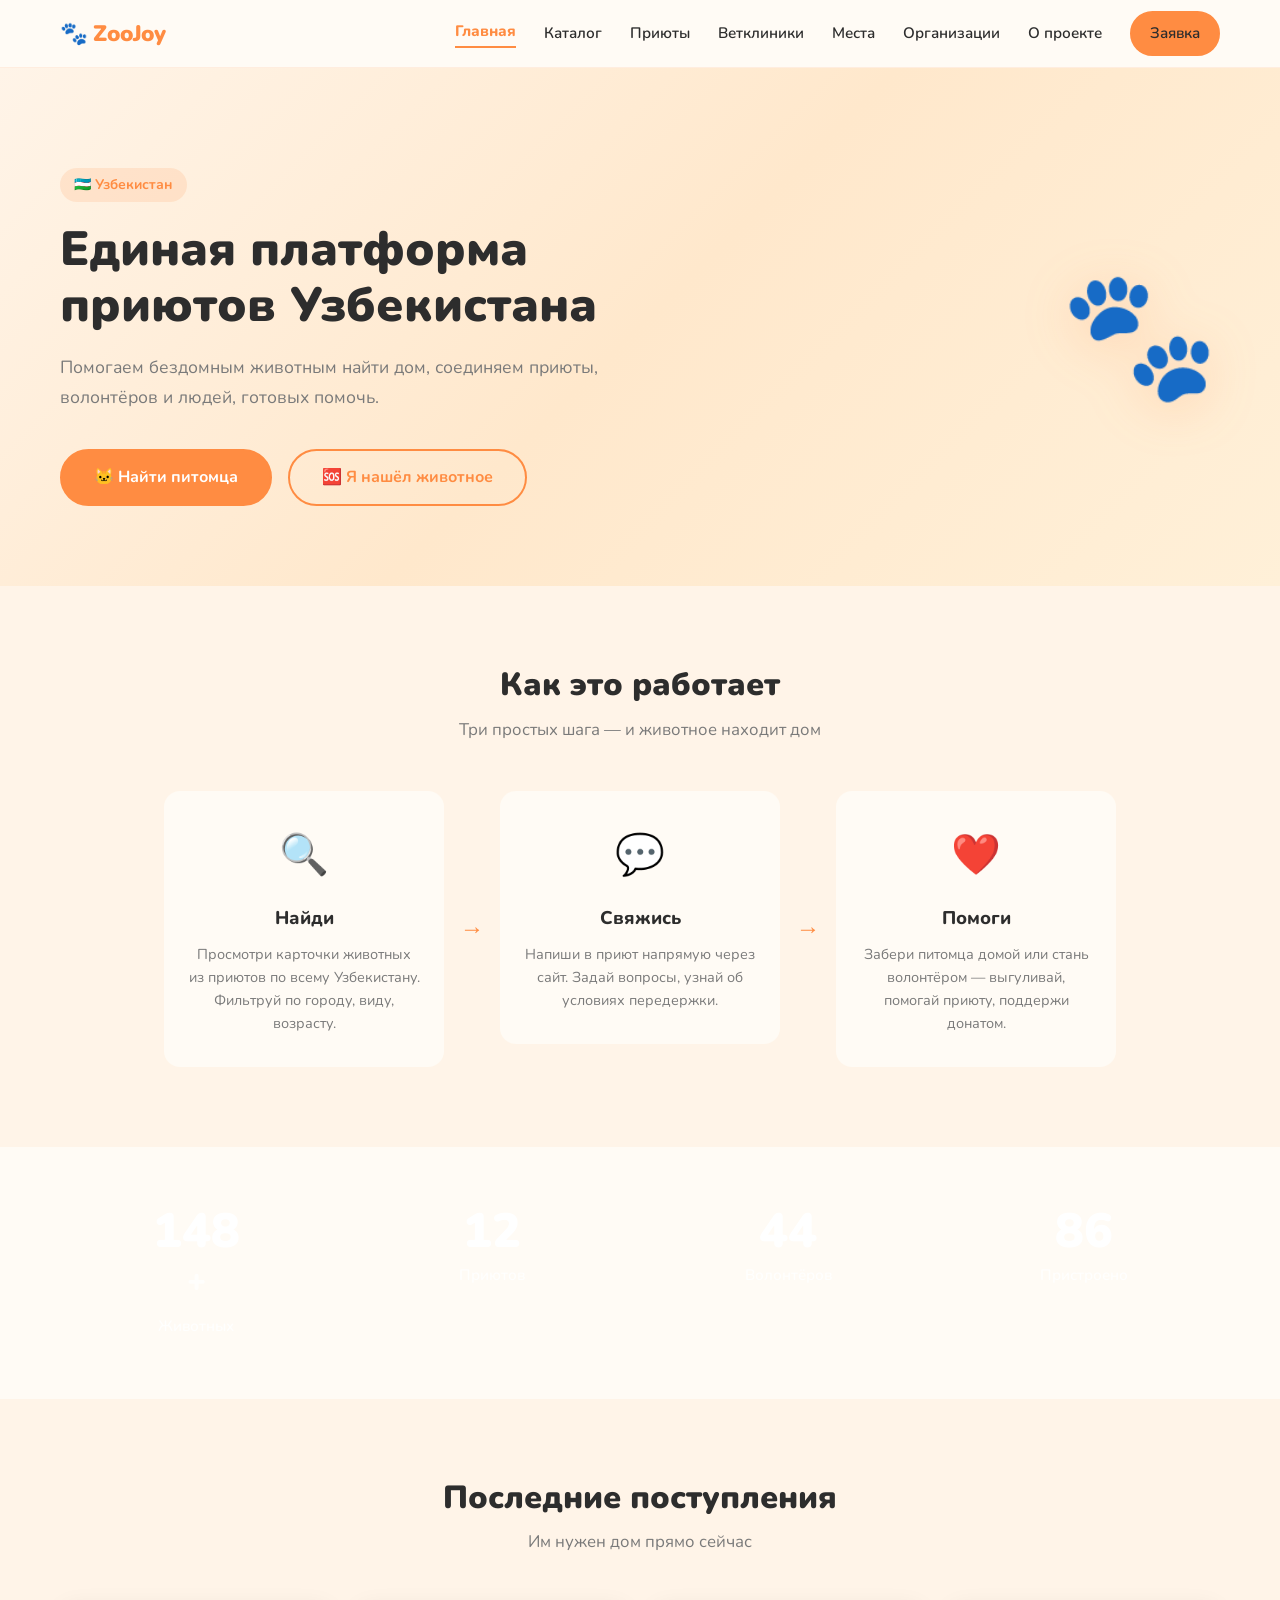
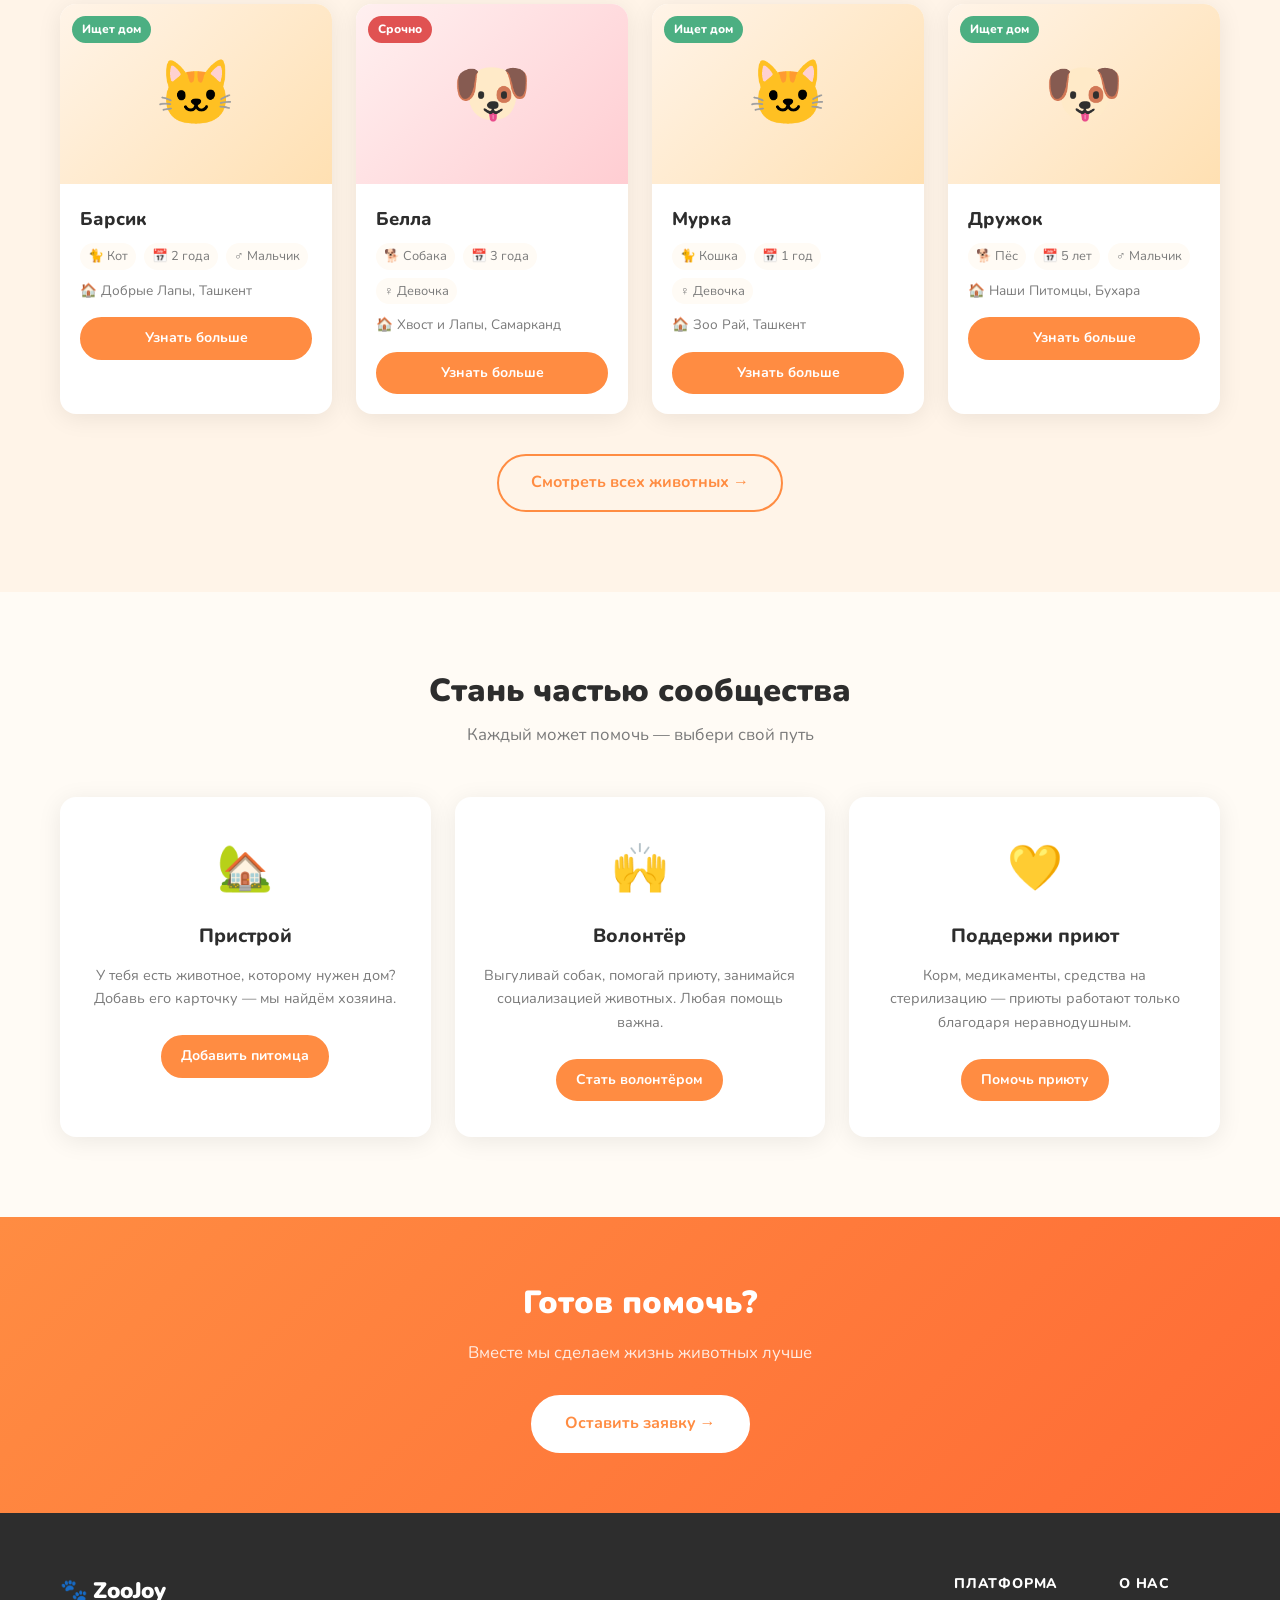
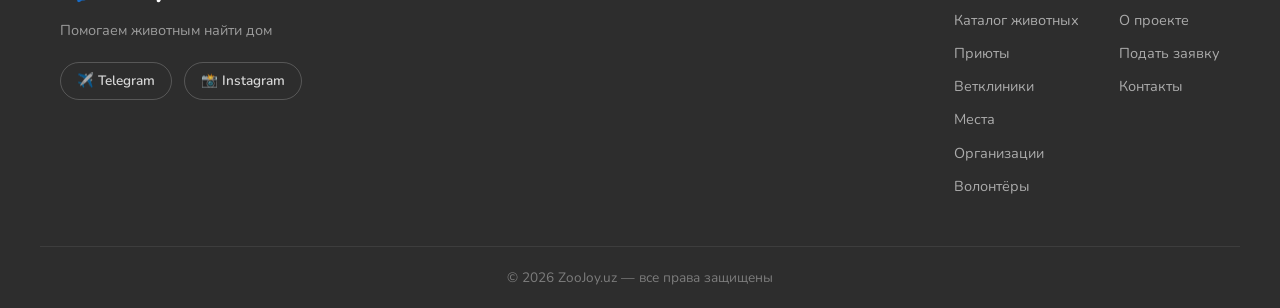
<file: index.html>
<!DOCTYPE html>
<html lang="ru">
<head>
  <meta charset="UTF-8" />
  <meta name="viewport" content="width=device-width, initial-scale=1.0" />
  <title>ZooJoy — Единая платформа приютов Узбекистана</title>
  <link rel="preconnect" href="https://fonts.googleapis.com" />
  <link rel="preconnect" href="https://fonts.gstatic.com" crossorigin />
  <link href="https://fonts.googleapis.com/css2?family=Nunito:wght@400;600;700;800;900&display=swap" rel="stylesheet" />
  <link rel="stylesheet" href="/styles.css?v=2" />
  <script src="https://telegram.org/js/telegram-web-app.js"></script>
  <style>
    .hidden { display: none !important; }
    .apply-form-block.hidden, .apply-success.hidden { display: none !important; }
  </style>
</head>
<body data-page="home">

  <header class="header" id="header">
  <div class="container header__inner">
    <a href="/index.html" class="logo">🐾 ZooJoy</a>
    <nav class="nav" id="nav">
      <a href="/index.html" class="nav__link" data-target="home">Главная</a>
      <a href="/catalog.html" class="nav__link" data-target="catalog">Каталог</a>
      <a href="/shelters.html" class="nav__link" data-target="shelters">Приюты</a>
      <a href="/vets.html" class="nav__link" data-target="vets">Ветклиники</a>
      <a href="/places.html" class="nav__link" data-target="places">Места</a>
      <a href="/organizations.html" class="nav__link" data-target="organizations">Организации</a>
      <a href="/about.html" class="nav__link" data-target="about">О проекте</a>
      <a href="/apply.html" class="nav__link btn btn--primary btn--sm" data-target="apply">Заявка</a>
    </nav>
    <button class="hamburger" id="hamburger" aria-label="Меню">
      <span></span><span></span><span></span>
    </button>
  </div>
</header>

  <!-- HERO -->
  <section class="hero" id="home">
    <div class="container hero__inner">
      <div class="hero__content fade-in">
        <span class="hero__badge">🇺🇿 Узбекистан</span>
        <h1 class="hero__title">Единая платформа<br/>приютов Узбекистана</h1>
        <p class="hero__subtitle">Помогаем бездомным животным найти дом, соединяем приюты, волонтёров и людей, готовых помочь.</p>
        <div class="hero__actions">
          <a href="/catalog.html" class="btn btn--primary btn--lg">🐱 Найти питомца</a>
          <a href="/apply.html" class="btn btn--ghost btn--lg">🆘 Я нашёл животное</a>
        </div>
      </div>
      <div class="hero__illustration fade-in fade-in--delay">
        <div class="hero__paw">🐾</div>
      </div>
    </div>
  </section>

  <!-- КАК ЭТО РАБОТАЕТ -->
  <section class="how-it-works section" id="how">
    <div class="container">
      <h2 class="section__title fade-in">Как это работает</h2>
      <p class="section__subtitle fade-in">Три простых шага — и животное находит дом</p>
      <div class="steps">
        <div class="step fade-in">
          <div class="step__icon">🔍</div>
          <h3 class="step__title">Найди</h3>
          <p class="step__text">Просмотри карточки животных из приютов по всему Узбекистану. Фильтруй по городу, виду, возрасту.</p>
        </div>
        <div class="step__arrow fade-in">→</div>
        <div class="step fade-in">
          <div class="step__icon">💬</div>
          <h3 class="step__title">Свяжись</h3>
          <p class="step__text">Напиши в приют напрямую через сайт. Задай вопросы, узнай об условиях передержки.</p>
        </div>
        <div class="step__arrow fade-in">→</div>
        <div class="step fade-in">
          <div class="step__icon">❤️</div>
          <h3 class="step__title">Помоги</h3>
          <p class="step__text">Забери питомца домой или стань волонтёром — выгуливай, помогай приюту, поддержи донатом.</p>
        </div>
      </div>
    </div>
  </section>

  <!-- СЧЁТЧИКИ -->
  <section class="stats section" id="stats">
    <div class="container">
      <div class="stats__grid">
        <div class="stat fade-in">
          <span class="stat__number" data-target="150">0</span><span class="stat__plus">+</span>
          <p class="stat__label">Животных</p>
        </div>
        <div class="stat fade-in">
          <span class="stat__number" data-target="12">0</span>
          <p class="stat__label">Приютов</p>
        </div>
        <div class="stat fade-in">
          <span class="stat__number" data-target="45">0</span>
          <p class="stat__label">Волонтёров</p>
        </div>
        <div class="stat fade-in">
          <span class="stat__number" data-target="87">0</span>
          <p class="stat__label">Пристроено</p>
        </div>
      </div>
    </div>
  </section>

  <!-- ПРЕВЬЮ КАТАЛОГА -->
  <section class="animals section" id="catalog-preview">
    <div class="container">
      <h2 class="section__title fade-in">Последние поступления</h2>
      <p class="section__subtitle fade-in">Им нужен дом прямо сейчас</p>
      <div class="animals__grid">

        <div class="animal-card fade-in">
          <div class="animal-card__photo">
            <div class="animal-card__emoji">🐱</div>
            <span class="badge badge--green">Ищет дом</span>
          </div>
          <div class="animal-card__body">
            <h3 class="animal-card__name">Барсик</h3>
            <div class="animal-card__meta">
              <span>🐈 Кот</span>
              <span>📅 2 года</span>
              <span>♂ Мальчик</span>
            </div>
            <p class="animal-card__shelter">🏠 Добрые Лапы, Ташкент</p>
            <a href="/apply.html" class="btn btn--primary btn--sm btn--full">Узнать больше</a>
          </div>
        </div>

        <div class="animal-card fade-in">
          <div class="animal-card__photo animal-card__photo--urgent">
            <div class="animal-card__emoji">🐶</div>
            <span class="badge badge--red">Срочно</span>
          </div>
          <div class="animal-card__body">
            <h3 class="animal-card__name">Белла</h3>
            <div class="animal-card__meta">
              <span>🐕 Собака</span>
              <span>📅 3 года</span>
              <span>♀ Девочка</span>
            </div>
            <p class="animal-card__shelter">🏠 Хвост и Лапы, Самарканд</p>
            <a href="/apply.html" class="btn btn--primary btn--sm btn--full">Узнать больше</a>
          </div>
        </div>

        <div class="animal-card fade-in">
          <div class="animal-card__photo">
            <div class="animal-card__emoji">🐱</div>
            <span class="badge badge--green">Ищет дом</span>
          </div>
          <div class="animal-card__body">
            <h3 class="animal-card__name">Мурка</h3>
            <div class="animal-card__meta">
              <span>🐈 Кошка</span>
              <span>📅 1 год</span>
              <span>♀ Девочка</span>
            </div>
            <p class="animal-card__shelter">🏠 Зоо Рай, Ташкент</p>
            <a href="/apply.html" class="btn btn--primary btn--sm btn--full">Узнать больше</a>
          </div>
        </div>

        <div class="animal-card fade-in">
          <div class="animal-card__photo">
            <div class="animal-card__emoji">🐶</div>
            <span class="badge badge--green">Ищет дом</span>
          </div>
          <div class="animal-card__body">
            <h3 class="animal-card__name">Дружок</h3>
            <div class="animal-card__meta">
              <span>🐕 Пёс</span>
              <span>📅 5 лет</span>
              <span>♂ Мальчик</span>
            </div>
            <p class="animal-card__shelter">🏠 Наши Питомцы, Бухара</p>
            <a href="/apply.html" class="btn btn--primary btn--sm btn--full">Узнать больше</a>
          </div>
        </div>

      </div>
      <div class="section__more fade-in">
        <a href="/catalog.html" class="btn btn--ghost btn--lg">Смотреть всех животных →</a>
      </div>
    </div>
  </section>

  <!-- СТАНЬ ЧАСТЬЮ СООБЩЕСТВА -->
  <section class="community section" id="community">
    <div class="container">
      <h2 class="section__title fade-in">Стань частью сообщества</h2>
      <p class="section__subtitle fade-in">Каждый может помочь — выбери свой путь</p>
      <div class="community__grid">
        <div class="community-card fade-in">
          <div class="community-card__icon">🏡</div>
          <h3 class="community-card__title">Пристрой</h3>
          <p class="community-card__text">У тебя есть животное, которому нужен дом? Добавь его карточку — мы найдём хозяина.</p>
          <a href="/apply.html" class="btn btn--primary btn--sm">Добавить питомца</a>
        </div>
        <div class="community-card fade-in">
          <div class="community-card__icon">🙌</div>
          <h3 class="community-card__title">Волонтёр</h3>
          <p class="community-card__text">Выгуливай собак, помогай приюту, занимайся социализацией животных. Любая помощь важна.</p>
          <a href="/apply.html" class="btn btn--primary btn--sm">Стать волонтёром</a>
        </div>
        <div class="community-card fade-in">
          <div class="community-card__icon">💛</div>
          <h3 class="community-card__title">Поддержи приют</h3>
          <p class="community-card__text">Корм, медикаменты, средства на стерилизацию — приюты работают только благодаря неравнодушным.</p>
          <a href="/apply.html" class="btn btn--primary btn--sm">Помочь приюту</a>
        </div>
      </div>
    </div>
  </section>

  <!-- CTA БАННЕР -->
  <section class="cta-banner">
    <div class="container">
      <h2 class="cta-banner__title fade-in">Готов помочь?</h2>
      <p class="cta-banner__subtitle fade-in">Вместе мы сделаем жизнь животных лучше</p>
      <a href="/apply.html" class="btn btn--white btn--lg fade-in">Оставить заявку →</a>
    </div>
  </section>

  <footer class="footer">
  <div class="container footer__inner">
    <div class="footer__brand">
      <a href="/index.html" class="logo logo--white">🐾 ZooJoy</a>
      <p class="footer__tagline">Помогаем животным найти дом</p>
      <div class="footer__social">
        <a href="https://t.me/zoojoy_uz" target="_blank" class="social-link">✈️ Telegram</a>
        <a href="https://instagram.com/zoojoy.uz" target="_blank" class="social-link">📸 Instagram</a>
      </div>
    </div>
    <nav class="footer__nav">
      <div class="footer__col">
        <h4 class="footer__col-title">Платформа</h4>
        <a href="/catalog.html" class="footer__link">Каталог животных</a>
        <a href="/shelters.html" class="footer__link">Приюты</a>
        <a href="/vets.html" class="footer__link">Ветклиники</a>
        <a href="/places.html" class="footer__link">Места</a>
        <a href="/organizations.html" class="footer__link">Организации</a>
        <a href="/apply.html" class="footer__link">Волонтёры</a>
      </div>
      <div class="footer__col">
        <h4 class="footer__col-title">О нас</h4>
        <a href="/about.html" class="footer__link">О проекте</a>
        <a href="/apply.html" class="footer__link">Подать заявку</a>
        <a href="#" class="footer__link">Контакты</a>
      </div>
    </nav>
  </div>
  <div class="footer__bottom">
    <p>© <span id="year"></span> ZooJoy.uz — все права защищены</p>
  </div>
</footer>

  <script src="/script.js?v=2"></script>
</body>
</html>
</file>
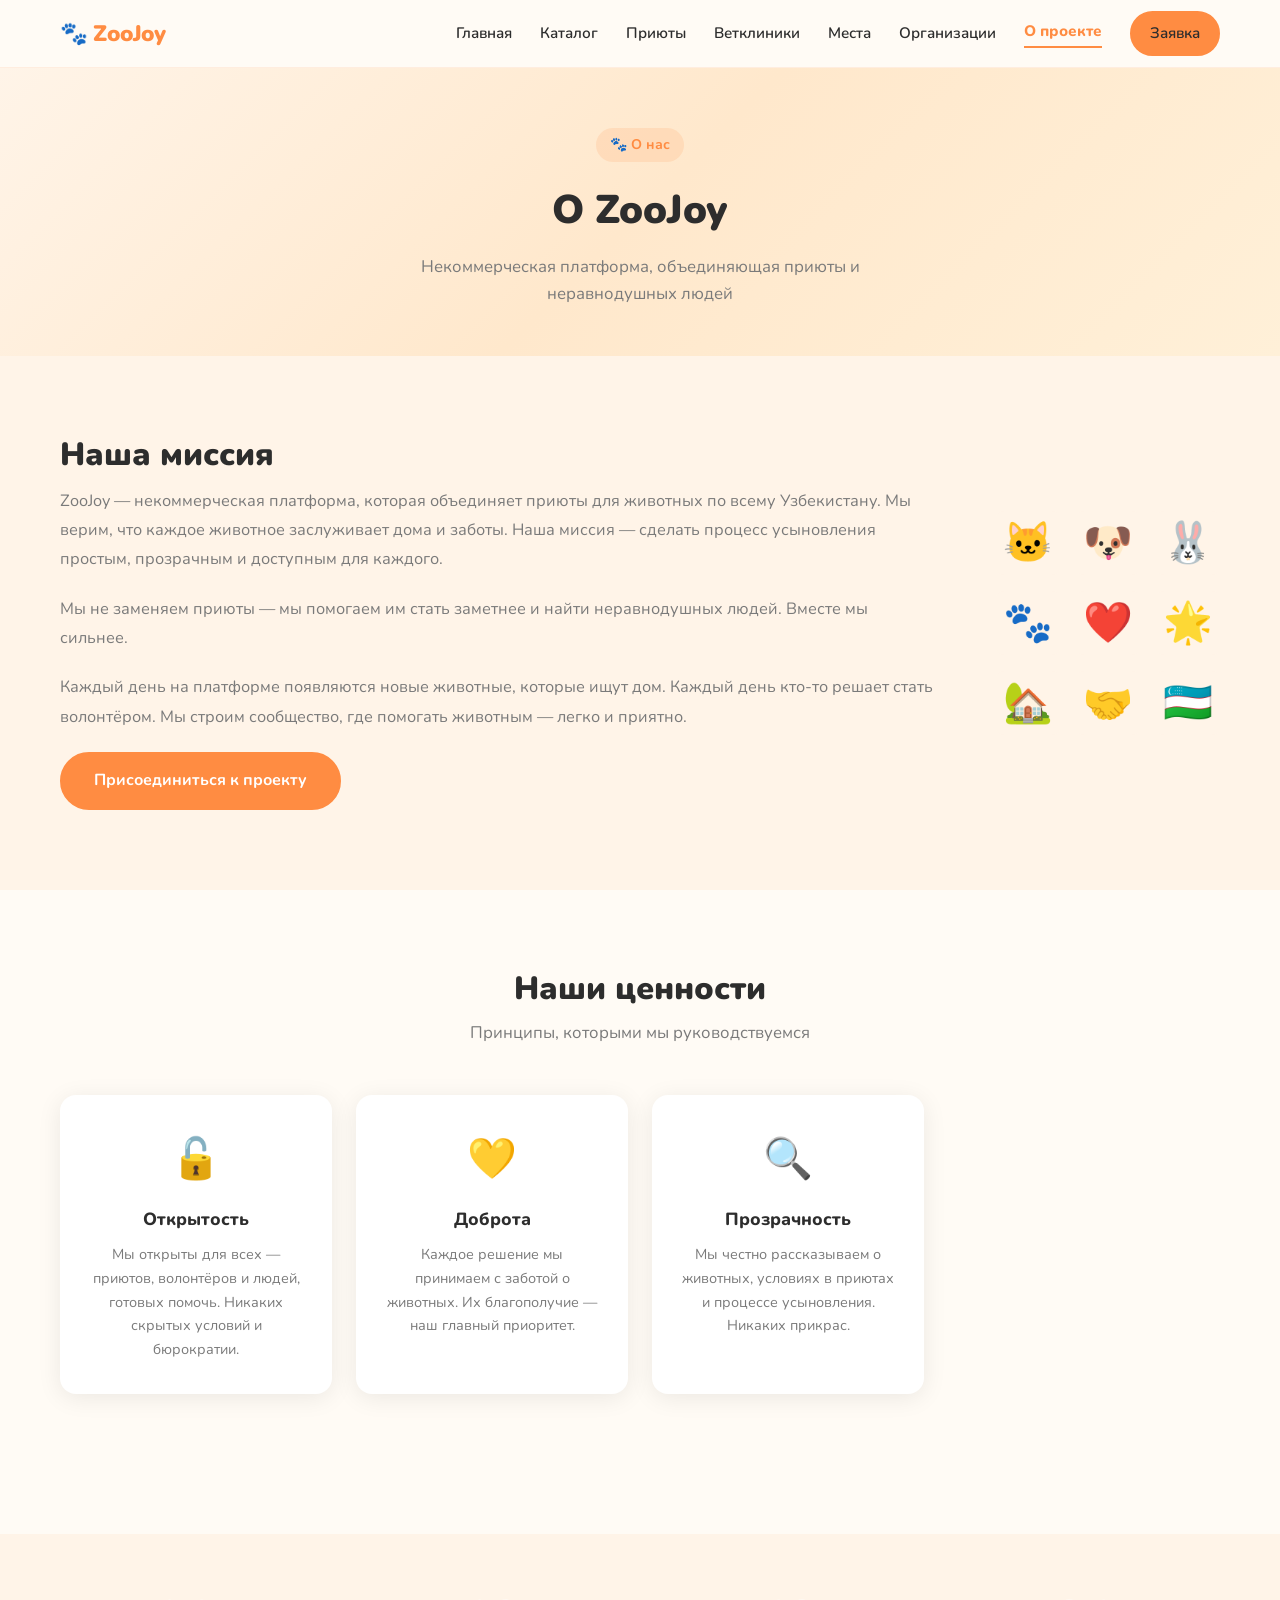
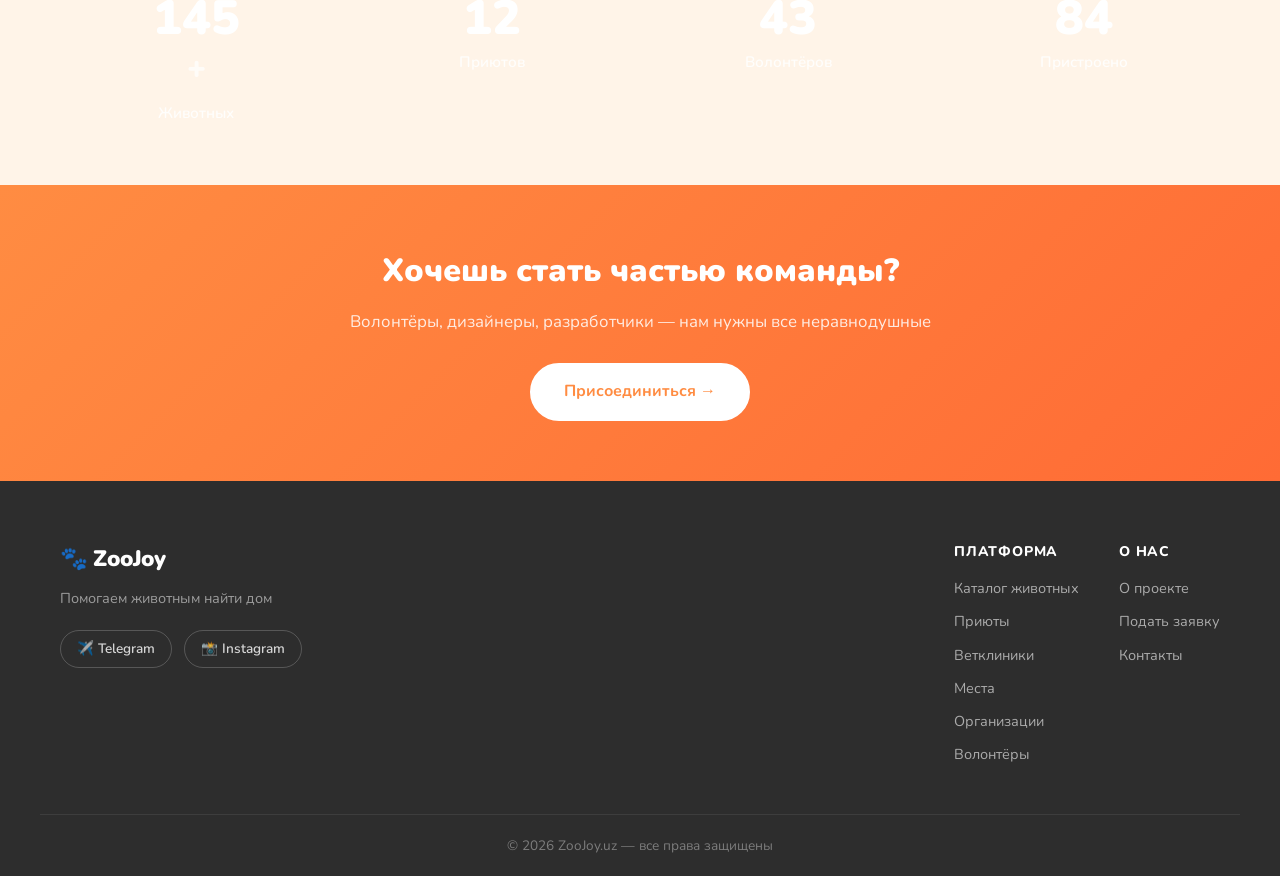
<file: about.html>
<!DOCTYPE html>
<html lang="ru">
<head>
  <meta charset="UTF-8" />
  <meta name="viewport" content="width=device-width, initial-scale=1.0" />
  <title>ZooJoy — О проекте</title>
  <link rel="preconnect" href="https://fonts.googleapis.com" />
  <link rel="preconnect" href="https://fonts.gstatic.com" crossorigin />
  <link href="https://fonts.googleapis.com/css2?family=Nunito:wght@400;600;700;800;900&display=swap" rel="stylesheet" />
  <link rel="stylesheet" href="/styles.css?v=2" />
  <script src="https://telegram.org/js/telegram-web-app.js"></script>
  <style>
    .hidden { display: none !important; }
    .apply-form-block.hidden, .apply-success.hidden { display: none !important; }
  </style>
</head>
<body data-page="about">

  <header class="header" id="header">
  <div class="container header__inner">
    <a href="/index.html" class="logo">🐾 ZooJoy</a>
    <nav class="nav" id="nav">
      <a href="/index.html" class="nav__link" data-target="home">Главная</a>
      <a href="/catalog.html" class="nav__link" data-target="catalog">Каталог</a>
      <a href="/shelters.html" class="nav__link" data-target="shelters">Приюты</a>
      <a href="/vets.html" class="nav__link" data-target="vets">Ветклиники</a>
      <a href="/places.html" class="nav__link" data-target="places">Места</a>
      <a href="/organizations.html" class="nav__link" data-target="organizations">Организации</a>
      <a href="/about.html" class="nav__link" data-target="about">О проекте</a>
      <a href="/apply.html" class="nav__link btn btn--primary btn--sm" data-target="apply">Заявка</a>
    </nav>
    <button class="hamburger" id="hamburger" aria-label="Меню">
      <span></span><span></span><span></span>
    </button>
  </div>
</header>

  <!-- PAGE HERO -->
  <section class="page-hero">
    <div class="container">
      <span class="page-hero__badge">🐾 О нас</span>
      <h1 class="page-hero__title fade-in">О ZooJoy</h1>
      <p class="page-hero__subtitle fade-in">Некоммерческая платформа, объединяющая приюты и неравнодушных людей</p>
    </div>
  </section>

  <!-- МИССИЯ -->
  <section class="about section" id="about">
    <div class="container about__inner">
      <div class="about__content fade-in">
        <h2 class="section__title section__title--left">Наша миссия</h2>
        <p class="about__text">ZooJoy — некоммерческая платформа, которая объединяет приюты для животных по всему Узбекистану. Мы верим, что каждое животное заслуживает дома и заботы. Наша миссия — сделать процесс усыновления простым, прозрачным и доступным для каждого.</p>
        <p class="about__text">Мы не заменяем приюты — мы помогаем им стать заметнее и найти неравнодушных людей. Вместе мы сильнее.</p>
        <p class="about__text">Каждый день на платформе появляются новые животные, которые ищут дом. Каждый день кто-то решает стать волонтёром. Мы строим сообщество, где помогать животным — легко и приятно.</p>
        <a href="/apply.html" class="btn btn--primary btn--lg">Присоединиться к проекту</a>
      </div>
      <div class="about__visual fade-in fade-in--delay">
        <div class="about__emoji-grid">
          <span>🐱</span><span>🐶</span><span>🐰</span>
          <span>🐾</span><span>❤️</span><span>🌟</span>
          <span>🏡</span><span>🤝</span><span>🇺🇿</span>
        </div>
      </div>
    </div>
  </section>

  <!-- ЦЕННОСТИ -->
  <section class="section" class="section section--alt">
    <div class="container">
      <h2 class="section__title fade-in">Наши ценности</h2>
      <p class="section__subtitle fade-in">Принципы, которыми мы руководствуемся</p>
      <div class="values__grid">
        <div class="value-card fade-in">
          <div class="value-card__icon">🔓</div>
          <h3 class="value-card__title">Открытость</h3>
          <p class="value-card__text">Мы открыты для всех — приютов, волонтёров и людей, готовых помочь. Никаких скрытых условий и бюрократии.</p>
        </div>
        <div class="value-card fade-in">
          <div class="value-card__icon">💛</div>
          <h3 class="value-card__title">Доброта</h3>
          <p class="value-card__text">Каждое решение мы принимаем с заботой о животных. Их благополучие — наш главный приоритет.</p>
        </div>
        <div class="value-card fade-in">
          <div class="value-card__icon">🔍</div>
          <h3 class="value-card__title">Прозрачность</h3>
          <p class="value-card__text">Мы честно рассказываем о животных, условиях в приютах и процессе усыновления. Никаких прикрас.</p>
        </div>
      </div>
    </div>
  </section>

  <!-- СЧЁТЧИКИ -->
  <section class="stats section" id="stats">
    <div class="container">
      <div class="stats__grid">
        <div class="stat fade-in">
          <span class="stat__number" data-target="150">0</span><span class="stat__plus">+</span>
          <p class="stat__label">Животных</p>
        </div>
        <div class="stat fade-in">
          <span class="stat__number" data-target="12">0</span>
          <p class="stat__label">Приютов</p>
        </div>
        <div class="stat fade-in">
          <span class="stat__number" data-target="45">0</span>
          <p class="stat__label">Волонтёров</p>
        </div>
        <div class="stat fade-in">
          <span class="stat__number" data-target="87">0</span>
          <p class="stat__label">Пристроено</p>
        </div>
      </div>
    </div>
  </section>

  <!-- CTA -->
  <section class="cta-banner">
    <div class="container">
      <h2 class="cta-banner__title fade-in">Хочешь стать частью команды?</h2>
      <p class="cta-banner__subtitle fade-in">Волонтёры, дизайнеры, разработчики — нам нужны все неравнодушные</p>
      <a href="/apply.html" class="btn btn--white btn--lg fade-in">Присоединиться →</a>
    </div>
  </section>

  <footer class="footer">
  <div class="container footer__inner">
    <div class="footer__brand">
      <a href="/index.html" class="logo logo--white">🐾 ZooJoy</a>
      <p class="footer__tagline">Помогаем животным найти дом</p>
      <div class="footer__social">
        <a href="https://t.me/zoojoy_uz" target="_blank" class="social-link">✈️ Telegram</a>
        <a href="https://instagram.com/zoojoy.uz" target="_blank" class="social-link">📸 Instagram</a>
      </div>
    </div>
    <nav class="footer__nav">
      <div class="footer__col">
        <h4 class="footer__col-title">Платформа</h4>
        <a href="/catalog.html" class="footer__link">Каталог животных</a>
        <a href="/shelters.html" class="footer__link">Приюты</a>
        <a href="/vets.html" class="footer__link">Ветклиники</a>
        <a href="/places.html" class="footer__link">Места</a>
        <a href="/organizations.html" class="footer__link">Организации</a>
        <a href="/apply.html" class="footer__link">Волонтёры</a>
      </div>
      <div class="footer__col">
        <h4 class="footer__col-title">О нас</h4>
        <a href="/about.html" class="footer__link">О проекте</a>
        <a href="/apply.html" class="footer__link">Подать заявку</a>
        <a href="#" class="footer__link">Контакты</a>
      </div>
    </nav>
  </div>
  <div class="footer__bottom">
    <p>© <span id="year"></span> ZooJoy.uz — все права защищены</p>
  </div>
</footer>

  <script src="/script.js?v=2"></script>
</body>
</html>
</file>
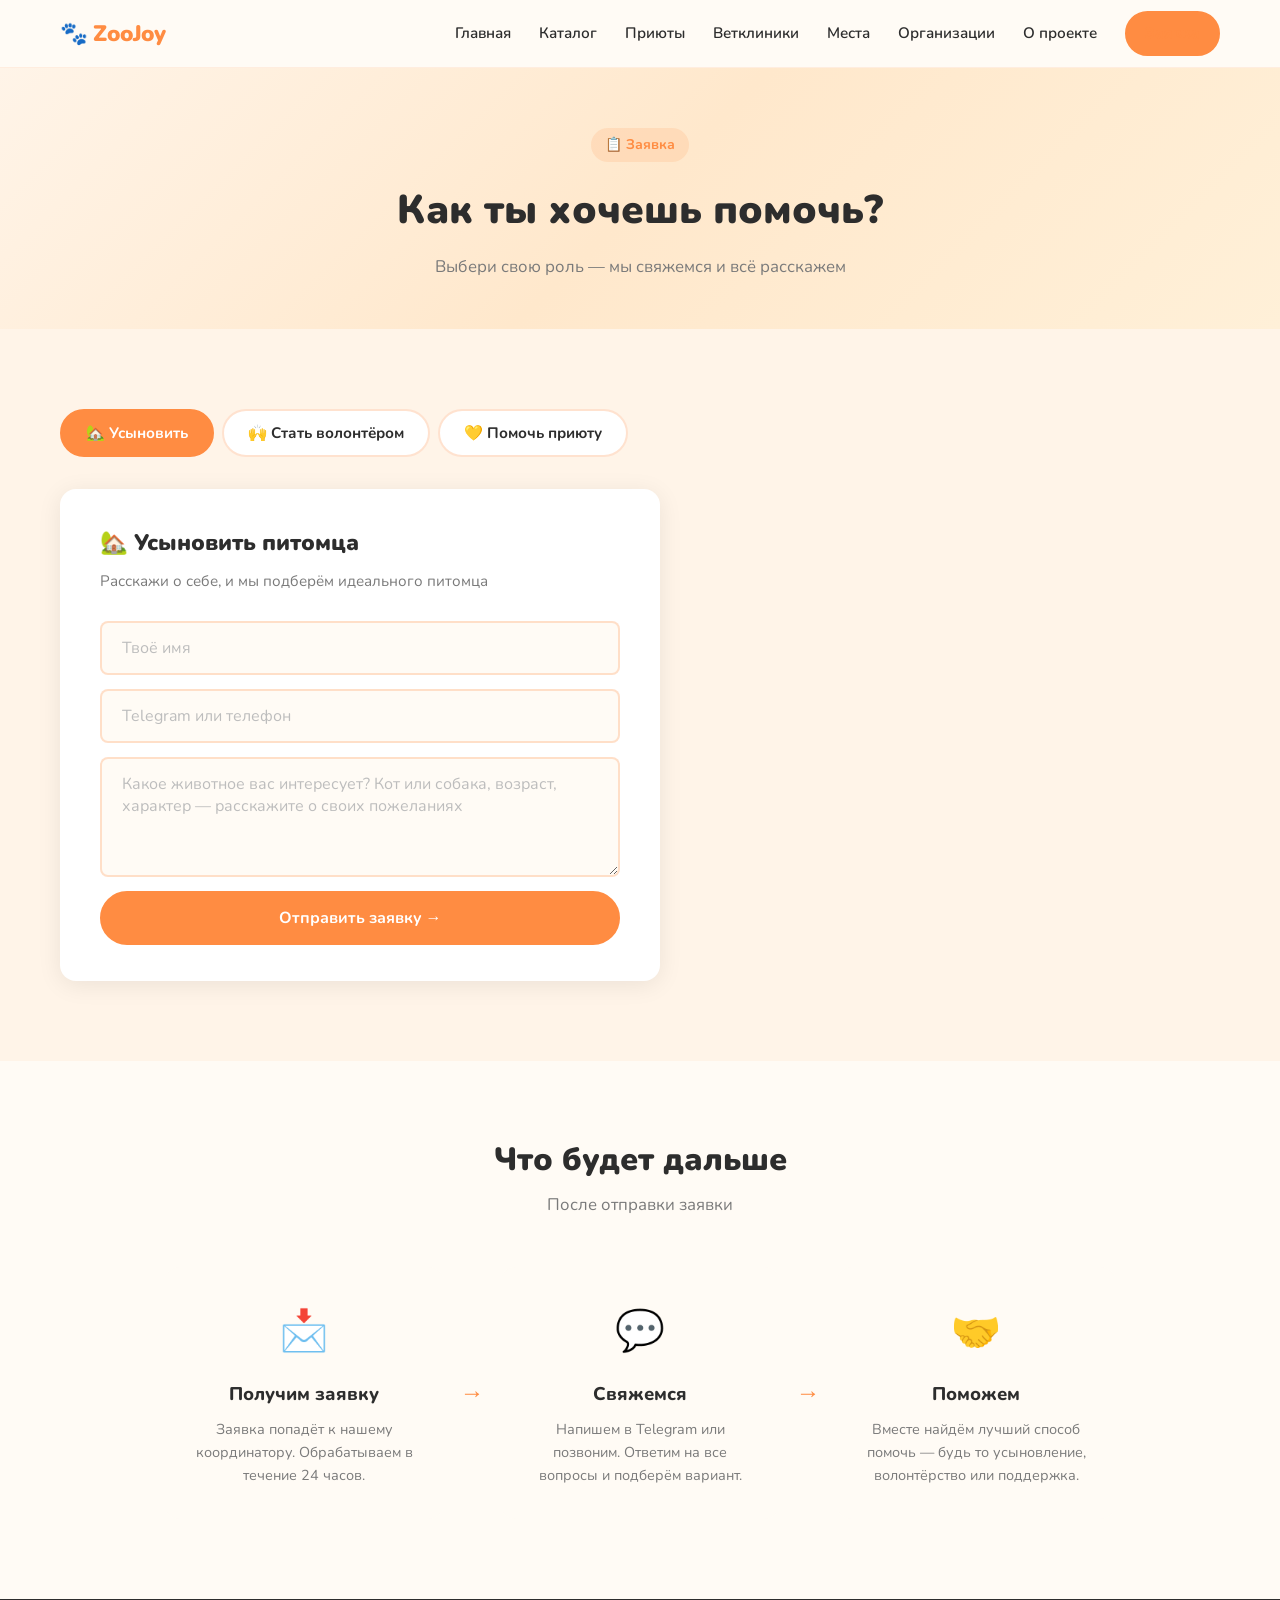
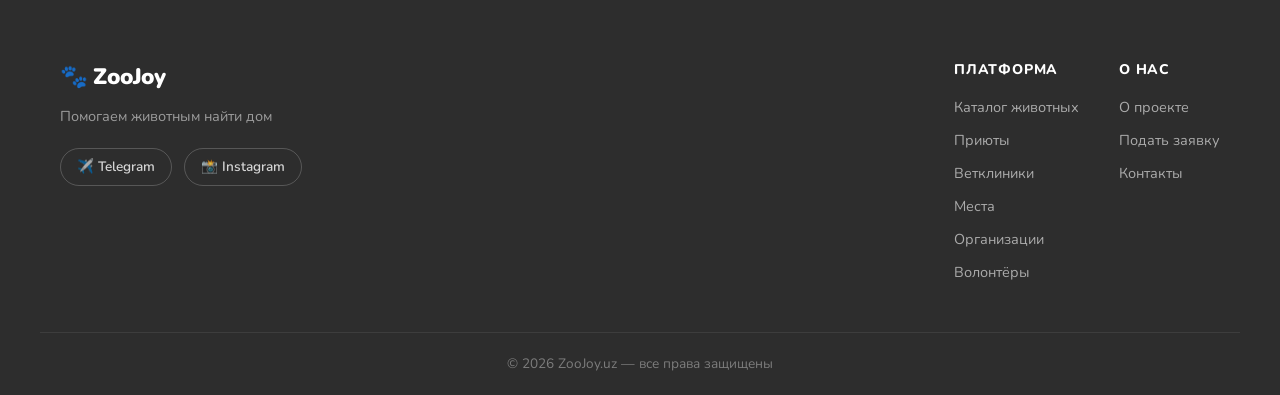
<file: apply.html>
<!DOCTYPE html>
<html lang="ru">
<head>
  <meta charset="UTF-8" />
  <meta name="viewport" content="width=device-width, initial-scale=1.0" />
  <title>ZooJoy — Заявка</title>
  <link rel="preconnect" href="https://fonts.googleapis.com" />
  <link rel="preconnect" href="https://fonts.gstatic.com" crossorigin />
  <link href="https://fonts.googleapis.com/css2?family=Nunito:wght@400;600;700;800;900&display=swap" rel="stylesheet" />
  <link rel="stylesheet" href="/styles.css?v=2" />
  <script src="https://telegram.org/js/telegram-web-app.js"></script>
  <style>
    .hidden { display: none !important; }
    .apply-form-block.hidden, .apply-success.hidden { display: none !important; }
  </style>
</head>
<body data-page="apply">

  <header class="header" id="header">
  <div class="container header__inner">
    <a href="/index.html" class="logo">🐾 ZooJoy</a>
    <nav class="nav" id="nav">
      <a href="/index.html" class="nav__link" data-target="home">Главная</a>
      <a href="/catalog.html" class="nav__link" data-target="catalog">Каталог</a>
      <a href="/shelters.html" class="nav__link" data-target="shelters">Приюты</a>
      <a href="/vets.html" class="nav__link" data-target="vets">Ветклиники</a>
      <a href="/places.html" class="nav__link" data-target="places">Места</a>
      <a href="/organizations.html" class="nav__link" data-target="organizations">Организации</a>
      <a href="/about.html" class="nav__link" data-target="about">О проекте</a>
      <a href="/apply.html" class="nav__link btn btn--primary btn--sm" data-target="apply">Заявка</a>
    </nav>
    <button class="hamburger" id="hamburger" aria-label="Меню">
      <span></span><span></span><span></span>
    </button>
  </div>
</header>

  <!-- PAGE HERO -->
  <section class="page-hero">
    <div class="container">
      <span class="page-hero__badge">📋 Заявка</span>
      <h1 class="page-hero__title fade-in">Как ты хочешь помочь?</h1>
      <p class="page-hero__subtitle fade-in">Выбери свою роль — мы свяжемся и всё расскажем</p>
    </div>
  </section>

  <!-- ТАБЫ + ФОРМЫ -->
  <section class="section" class="section section--alt">
    <div class="container">

      <!-- НАВИГАЦИЯ ПО ТАБАМ -->
      <div class="apply-tabs-nav fade-in">
        <button class="apply-tab active" data-target="tab-adopt">🏡 Усыновить</button>
        <button class="apply-tab" data-target="tab-volunteer">🙌 Стать волонтёром</button>
        <button class="apply-tab" data-target="tab-support">💛 Помочь приюту</button>
      </div>

      <!-- ТАБ 1: УСЫНОВИТЬ -->
      <div class="apply-form-block fade-in" id="tab-adopt">
        <h2 class="apply-form-block__title">🏡 Усыновить питомца</h2>
        <p class="apply-form-block__subtitle">Расскажи о себе, и мы подберём идеального питомца</p>
        <form class="apply-form">
          <input type="text" class="apply-form__input" placeholder="Твоё имя" required />
          <input type="text" class="apply-form__input" placeholder="Telegram или телефон" required />
          <textarea class="apply-form__textarea" placeholder="Какое животное вас интересует? Кот или собака, возраст, характер — расскажите о своих пожеланиях"></textarea>
          <button type="submit" class="btn btn--primary btn--lg">Отправить заявку →</button>
        </form>
        <div class="apply-success hidden">
          <span class="apply-success__icon">✅</span>
          Заявка отправлена! Мы свяжемся с тобой в ближайшее время.
        </div>
      </div>

      <!-- ТАБ 2: ВОЛОНТЁР -->
      <div class="apply-form-block fade-in hidden" id="tab-volunteer">
        <h2 class="apply-form-block__title">🙌 Стать волонтёром</h2>
        <p class="apply-form-block__subtitle">Твоя помощь бесценна — даже пара часов в неделю меняет жизнь</p>
        <form class="apply-form">
          <input type="text" class="apply-form__input" placeholder="Твоё имя" required />
          <input type="text" class="apply-form__input" placeholder="Telegram или телефон" required />
          <textarea class="apply-form__textarea" placeholder="Когда и как можете помочь? Выгул собак, помощь в приюте, транспортировка — расскажите, что вам близко"></textarea>
          <button type="submit" class="btn btn--primary btn--lg">Стать волонтёром →</button>
        </form>
        <div class="apply-success hidden">
          <span class="apply-success__icon">✅</span>
          Заявка отправлена! Мы свяжемся с тобой в ближайшее время.
        </div>
      </div>

      <!-- ТАБ 3: ПОМОЧЬ ПРИЮТУ -->
      <div class="apply-form-block fade-in hidden" id="tab-support">
        <h2 class="apply-form-block__title">💛 Помочь приюту</h2>
        <p class="apply-form-block__subtitle">Корм, медикаменты, деньги или время — любая помощь важна</p>
        <form class="apply-form">
          <input type="text" class="apply-form__input" placeholder="Твоё имя" required />
          <input type="text" class="apply-form__input" placeholder="Telegram или телефон" required />
          <textarea class="apply-form__textarea" placeholder="Чем именно хотите помочь? Корм, лекарства, деньги на операции, вещи — напишите, что вы можете предложить"></textarea>
          <button type="submit" class="btn btn--primary btn--lg">Помочь приюту →</button>
        </form>
        <div class="apply-success hidden">
          <span class="apply-success__icon">✅</span>
          Заявка отправлена! Мы свяжемся с тобой в ближайшее время.
        </div>
      </div>

    </div>
  </section>

  <!-- КАК МЫ РАБОТАЕМ -->
  <section class="how-it-works section">
    <div class="container">
      <h2 class="section__title fade-in">Что будет дальше</h2>
      <p class="section__subtitle fade-in">После отправки заявки</p>
      <div class="steps">
        <div class="step fade-in">
          <div class="step__icon">📩</div>
          <h3 class="step__title">Получим заявку</h3>
          <p class="step__text">Заявка попадёт к нашему координатору. Обрабатываем в течение 24 часов.</p>
        </div>
        <div class="step__arrow fade-in">→</div>
        <div class="step fade-in">
          <div class="step__icon">💬</div>
          <h3 class="step__title">Свяжемся</h3>
          <p class="step__text">Напишем в Telegram или позвоним. Ответим на все вопросы и подберём вариант.</p>
        </div>
        <div class="step__arrow fade-in">→</div>
        <div class="step fade-in">
          <div class="step__icon">🤝</div>
          <h3 class="step__title">Поможем</h3>
          <p class="step__text">Вместе найдём лучший способ помочь — будь то усыновление, волонтёрство или поддержка.</p>
        </div>
      </div>
    </div>
  </section>

  <footer class="footer">
  <div class="container footer__inner">
    <div class="footer__brand">
      <a href="/index.html" class="logo logo--white">🐾 ZooJoy</a>
      <p class="footer__tagline">Помогаем животным найти дом</p>
      <div class="footer__social">
        <a href="https://t.me/zoojoy_uz" target="_blank" class="social-link">✈️ Telegram</a>
        <a href="https://instagram.com/zoojoy.uz" target="_blank" class="social-link">📸 Instagram</a>
      </div>
    </div>
    <nav class="footer__nav">
      <div class="footer__col">
        <h4 class="footer__col-title">Платформа</h4>
        <a href="/catalog.html" class="footer__link">Каталог животных</a>
        <a href="/shelters.html" class="footer__link">Приюты</a>
        <a href="/vets.html" class="footer__link">Ветклиники</a>
        <a href="/places.html" class="footer__link">Места</a>
        <a href="/organizations.html" class="footer__link">Организации</a>
        <a href="/apply.html" class="footer__link">Волонтёры</a>
      </div>
      <div class="footer__col">
        <h4 class="footer__col-title">О нас</h4>
        <a href="/about.html" class="footer__link">О проекте</a>
        <a href="/apply.html" class="footer__link">Подать заявку</a>
        <a href="#" class="footer__link">Контакты</a>
      </div>
    </nav>
  </div>
  <div class="footer__bottom">
    <p>© <span id="year"></span> ZooJoy.uz — все права защищены</p>
  </div>
</footer>

  <script src="/script.js?v=2"></script>
</body>
</html>
</file>
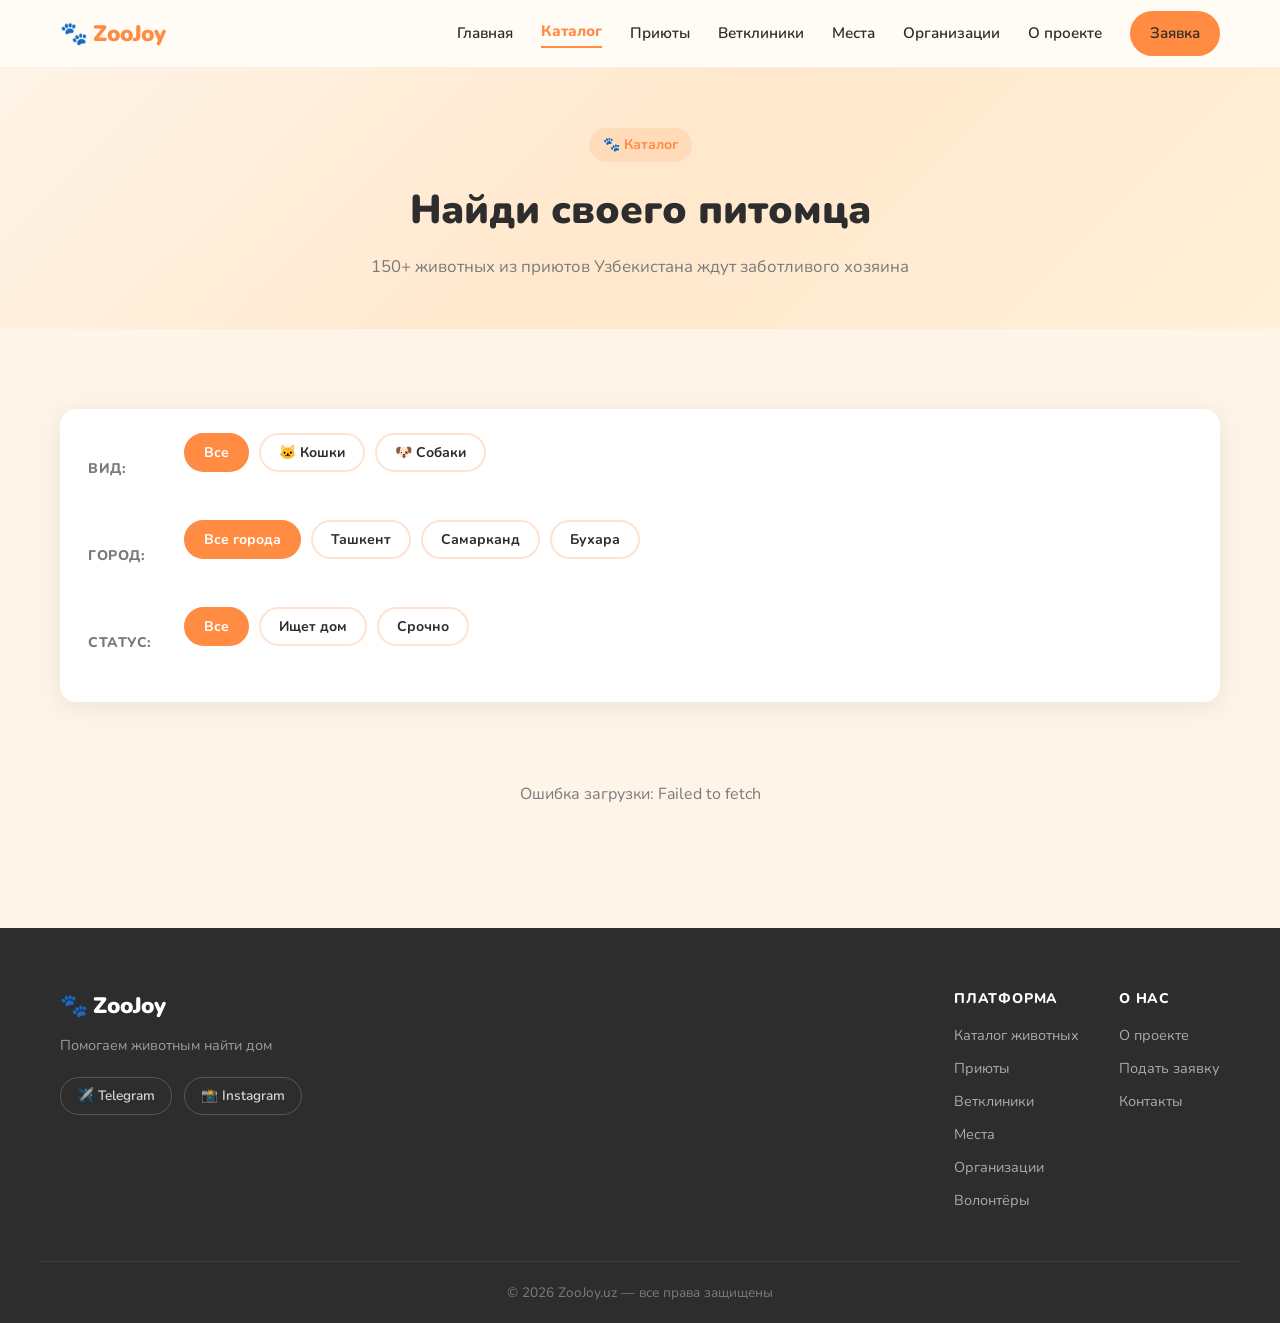
<file: catalog.html>
<!DOCTYPE html>
<html lang="ru">
<head>
  <meta charset="UTF-8" />
  <meta name="viewport" content="width=device-width, initial-scale=1.0" />
  <title>ZooJoy — Каталог животных</title>
  <link rel="preconnect" href="https://fonts.googleapis.com" />
  <link rel="preconnect" href="https://fonts.gstatic.com" crossorigin />
  <link href="https://fonts.googleapis.com/css2?family=Nunito:wght@400;600;700;800;900&display=swap" rel="stylesheet" />
  <link rel="stylesheet" href="/styles.css?v=2" />
  <script src="https://telegram.org/js/telegram-web-app.js"></script>
  <style>
    .hidden { display: none !important; }
    .apply-form-block.hidden, .apply-success.hidden { display: none !important; }
  </style>
</head>
<body data-page="catalog">

  <header class="header" id="header">
  <div class="container header__inner">
    <a href="/index.html" class="logo">🐾 ZooJoy</a>
    <nav class="nav" id="nav">
      <a href="/index.html" class="nav__link" data-target="home">Главная</a>
      <a href="/catalog.html" class="nav__link" data-target="catalog">Каталог</a>
      <a href="/shelters.html" class="nav__link" data-target="shelters">Приюты</a>
      <a href="/vets.html" class="nav__link" data-target="vets">Ветклиники</a>
      <a href="/places.html" class="nav__link" data-target="places">Места</a>
      <a href="/organizations.html" class="nav__link" data-target="organizations">Организации</a>
      <a href="/about.html" class="nav__link" data-target="about">О проекте</a>
      <a href="/apply.html" class="nav__link btn btn--primary btn--sm" data-target="apply">Заявка</a>
    </nav>
    <button class="hamburger" id="hamburger" aria-label="Меню">
      <span></span><span></span><span></span>
    </button>
  </div>
</header>

  <!-- PAGE HERO -->
  <section class="page-hero">
    <div class="container">
      <span class="page-hero__badge">🐾 Каталог</span>
      <h1 class="page-hero__title fade-in">Найди своего питомца</h1>
      <p class="page-hero__subtitle fade-in">150+ животных из приютов Узбекистана ждут заботливого хозяина</p>
    </div>
  </section>

  <!-- КАТАЛОГ -->
  <section class="animals section">
    <div class="container">

      <!-- ФИЛЬТРЫ -->
      <div class="catalog-filters fade-in">
        <div class="catalog-filters__row">
          <span class="catalog-filters__label">Вид:</span>
          <div class="filter-chips">
            <button class="filter-chip active" data-filter-type="all">Все</button>
            <button class="filter-chip" data-filter-type="cat">🐱 Кошки</button>
            <button class="filter-chip" data-filter-type="dog">🐶 Собаки</button>
          </div>
        </div>
        <div class="catalog-filters__row">
          <span class="catalog-filters__label">Город:</span>
          <div class="filter-chips">
            <button class="filter-chip active" data-filter-city="all">Все города</button>
            <button class="filter-chip" data-filter-city="tashkent">Ташкент</button>
            <button class="filter-chip" data-filter-city="samarkand">Самарканд</button>
            <button class="filter-chip" data-filter-city="bukhara">Бухара</button>
          </div>
        </div>
        <div class="catalog-filters__row">
          <span class="catalog-filters__label">Статус:</span>
          <div class="filter-chips">
            <button class="filter-chip active" data-filter-status="all">Все</button>
            <button class="filter-chip" data-filter-status="home">Ищет дом</button>
            <button class="filter-chip" data-filter-status="urgent">Срочно</button>
          </div>
        </div>
      </div>

      <!-- КАРТОЧКИ -->
      <div class="animals__grid" id="animals-grid">
        <p id="animals-loading" style="text-align:center;color:var(--muted);padding:40px;grid-column:1/-1">Загрузка...</p>
      </div>
    </div>
  </section>

  <footer class="footer">
  <div class="container footer__inner">
    <div class="footer__brand">
      <a href="/index.html" class="logo logo--white">🐾 ZooJoy</a>
      <p class="footer__tagline">Помогаем животным найти дом</p>
      <div class="footer__social">
        <a href="https://t.me/zoojoy_uz" target="_blank" class="social-link">✈️ Telegram</a>
        <a href="https://instagram.com/zoojoy.uz" target="_blank" class="social-link">📸 Instagram</a>
      </div>
    </div>
    <nav class="footer__nav">
      <div class="footer__col">
        <h4 class="footer__col-title">Платформа</h4>
        <a href="/catalog.html" class="footer__link">Каталог животных</a>
        <a href="/shelters.html" class="footer__link">Приюты</a>
        <a href="/vets.html" class="footer__link">Ветклиники</a>
        <a href="/places.html" class="footer__link">Места</a>
        <a href="/organizations.html" class="footer__link">Организации</a>
        <a href="/apply.html" class="footer__link">Волонтёры</a>
      </div>
      <div class="footer__col">
        <h4 class="footer__col-title">О нас</h4>
        <a href="/about.html" class="footer__link">О проекте</a>
        <a href="/apply.html" class="footer__link">Подать заявку</a>
        <a href="#" class="footer__link">Контакты</a>
      </div>
    </nav>
  </div>
  <div class="footer__bottom">
    <p>© <span id="year"></span> ZooJoy.uz — все права защищены</p>
  </div>
</footer>

  <script src="/script.js?v=2"></script>

<script src="/api.js"></script>
<script>
function renderAnimalCard(a) {
  var isUrgent = a.status === 'urgent';
  var badge = isUrgent
    ? '<span class="badge badge--red">Срочно</span>'
    : '<span class="badge badge--green">Ищет дом</span>';
  var photoClass = isUrgent ? 'animal-card__photo animal-card__photo--urgent' : 'animal-card__photo';
  var typeMap = {cat: '🐱 Кот/кошка', dog: '🐶 Собака', other: '🐾 Другое'};
  var typeLabel = typeMap[a.type] || '🐾 ' + (a.type || 'Животное');
  var emoji = a.emoji || (a.type === 'cat' ? '🐱' : '🐶');
  var city = (a.city || 'Ташкент').toLowerCase().replace(/\s/g, '-');
  return '<div class="animal-card" data-type="' + (a.type||'') + '" data-city="' + city + '" data-status="' + (a.status||'home') + '">'
    + '<div class="' + photoClass + '">'
    + '<div class="animal-card__emoji">' + emoji + '</div>'
    + badge
    + '</div>'
    + '<div class="animal-card__body">'
    + '<h3 class="animal-card__name">' + (a.name||'') + '</h3>'
    + '<div class="animal-card__meta">'
    + '<span>' + typeLabel + '</span>'
    + (a.age ? '<span>📅 ' + a.age + '</span>' : '')
    + (a.gender === 'male' ? '<span>♂ Мальчик</span>' : a.gender === 'female' ? '<span>♀ Девочка</span>' : '')
    + '</div>'
    + (a.shelter_name ? '<p class="animal-card__shelter">🏠 ' + a.shelter_name + (a.city ? ', ' + a.city : '') + '</p>' : '')
    + '<a href="/apply.html" class="btn btn--primary btn--sm btn--full">Узнать больше</a>'
    + '</div></div>';
}

sbFetch('animals', 'order=created_at.desc')
  .then(function(data) {
    var grid = document.getElementById('animals-grid');
    if (!data || !data.length) {
      grid.innerHTML = '<p style="grid-column:1/-1;text-align:center;color:var(--muted);padding:40px">Животных пока нет</p>';
      return;
    }
    grid.innerHTML = data.map(renderAnimalCard).join('');
    if (typeof initFadeIn === 'function') initFadeIn();
    if (typeof initCatalogFilters === 'function') initCatalogFilters();
  })
  .catch(function(e) {
    console.warn('animals fetch failed', e);
    document.getElementById('animals-grid').innerHTML = '<p style="grid-column:1/-1;text-align:center;color:var(--muted);padding:40px">Ошибка загрузки: ' + e.message + '</p>';
  });
</script>
</body>
</file>
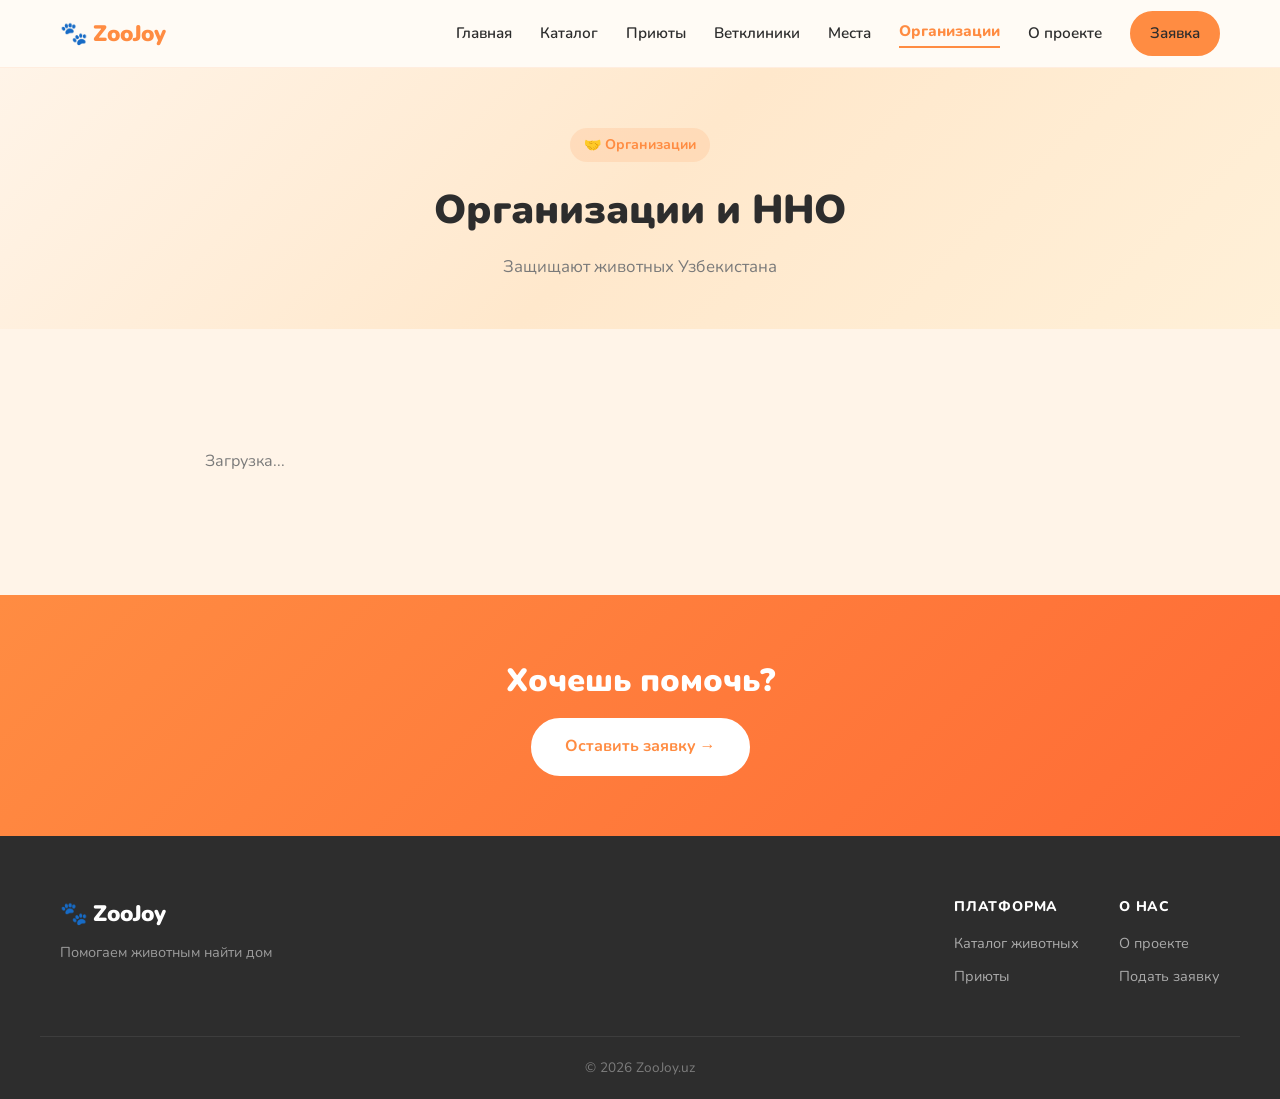
<file: organizations.html>
<!DOCTYPE html>
<html lang="ru">
<head>
  <meta charset="UTF-8"/>
  <meta name="viewport" content="width=device-width, initial-scale=1.0"/>
  <title>ZooJoy — Организации</title>
  <link href="https://fonts.googleapis.com/css2?family=Nunito:wght@400;600;700;800;900&display=swap" rel="stylesheet"/>
  <link rel="stylesheet" href="/styles.css?v=2"/>
</head>
<body data-page="organizations">
<header class="header" id="header">
  <div class="container header__inner">
    <a href="/index.html" class="logo">🐾 ZooJoy</a>
    <nav class="nav" id="nav">
      <a href="/index.html" class="nav__link" data-target="home">Главная</a>
      <a href="/catalog.html" class="nav__link" data-target="catalog">Каталог</a>
      <a href="/shelters.html" class="nav__link" data-target="shelters">Приюты</a>
      <a href="/vets.html" class="nav__link" data-target="vets">Ветклиники</a>
      <a href="/places.html" class="nav__link" data-target="places">Места</a>
      <a href="/organizations.html" class="nav__link" data-target="organizations">Организации</a>
      <a href="/about.html" class="nav__link" data-target="about">О проекте</a>
      <a href="/apply.html" class="nav__link btn btn--primary btn--sm" data-target="apply">Заявка</a>
    </nav>
    <button class="hamburger" id="hamburger" aria-label="Меню"><span></span><span></span><span></span></button>
  </div>
</header>
  <section class="page-hero">
    <div class="container">
      <span class="page-hero__badge">🤝 Организации</span>
      <h1 class="page-hero__title fade-in">Организации и ННО</h1>
      <p class="page-hero__subtitle fade-in">Защищают животных Узбекистана</p>
    </div>
  </section>
  <section class="section">
    <div class="container">
      <div class="shelters__grid" id="grid"><p id="loading" style="text-align:center;color:var(--muted);padding:40px">Загрузка...</p></div>
    </div>
  </section>
  <section class="cta-banner">
    <div class="container">
      <h2 class="cta-banner__title fade-in">Хочешь помочь?</h2>
      <a href="/apply.html" class="btn btn--white btn--lg fade-in">Оставить заявку →</a>
    </div>
  </section>
<footer class="footer">
  <div class="container footer__inner">
    <div class="footer__brand">
      <a href="/index.html" class="logo logo--white">🐾 ZooJoy</a>
      <p class="footer__tagline">Помогаем животным найти дом</p>
    </div>
    <nav class="footer__nav">
      <div class="footer__col">
        <h4 class="footer__col-title">Платформа</h4>
        <a href="/catalog.html" class="footer__link">Каталог животных</a>
        <a href="/shelters.html" class="footer__link">Приюты</a>
      </div>
      <div class="footer__col">
        <h4 class="footer__col-title">О нас</h4>
        <a href="/about.html" class="footer__link">О проекте</a>
        <a href="/apply.html" class="footer__link">Подать заявку</a>
      </div>
    </nav>
  </div>
  <div class="footer__bottom"><p>© <span id="year"></span> ZooJoy.uz</p></div>
</footer>
<script src="/script.js?v=2"></script>

<script src="/api.js"></script>
<script>
function renderOrgCard(o) {
  const sm = o.social_media || {};
  const socials = [sm.telegram&&'<a href="'+sm.telegram+'" target="_blank">✈️ Telegram</a>',sm.instagram&&'<a href="'+sm.instagram+'" target="_blank">📸 Instagram</a>',sm.facebook&&'<a href="'+sm.facebook+'" target="_blank">🌐 Facebook</a>',o.website&&'<a href="'+o.website+'" target="_blank">🔗 Сайт</a>'].filter(Boolean).join('');
  const phone = Array.isArray(o.phone) ? o.phone[0] : o.phone;
  const services = Array.isArray(o.services) && o.services.length
    ? '<div style="display:flex;flex-wrap:wrap;gap:4px;margin:6px 0">' + o.services.slice(0,4).map(x=>'<span style="font-size:.72rem;background:#f0faf5;color:#4CAF82;border:1px solid #c8eedd;padding:2px 8px;border-radius:12px;font-weight:600">'+x+'</span>').join('') + '</div>'
    : '';
  return '<div class="shelter-card"><div class="shelter-card__logo">🤝</div><h3 class="shelter-card__name">'+o.name+'</h3><div class="shelter-card__meta"><span>🏷 '+(o.type||'')+'</span>'+(o.city?'<span>📍 '+o.city+'</span>':'')+(o.founded?'<span>📅 С '+o.founded+' г.</span>':'')+'</div><p style="font-size:.9rem;color:var(--muted);margin:8px 0;line-height:1.6">'+(o.description||'')+'</p>'+services+(phone?'<a href="tel:'+phone.replace(/\s/g,'')+'" class="btn btn--primary btn--sm shelter-card__btn">📞 Позвонить</a>':'')+(socials?'<div style="display:flex;gap:8px;flex-wrap:wrap;margin-top:8px;font-size:.85rem">'+socials+'</div>':'')+'</div>';
}

sbFetch('organizations', 'status=eq.active&order=name')
  .then(function(data) {
    document.getElementById('loading')?.remove();
    if (!data || !data.length) { document.getElementById('grid').innerHTML = '<p style="text-align:center;color:var(--muted);padding:40px">Ничего не найдено</p>'; return; }
    document.getElementById('grid').innerHTML = data.map(renderOrgCard).join('');
    if (typeof initFadeIn === 'function') initFadeIn();
  })
  .catch(function(e) { console.warn('organizations fetch failed', e); });
</script>
</body>
</html>
</file>
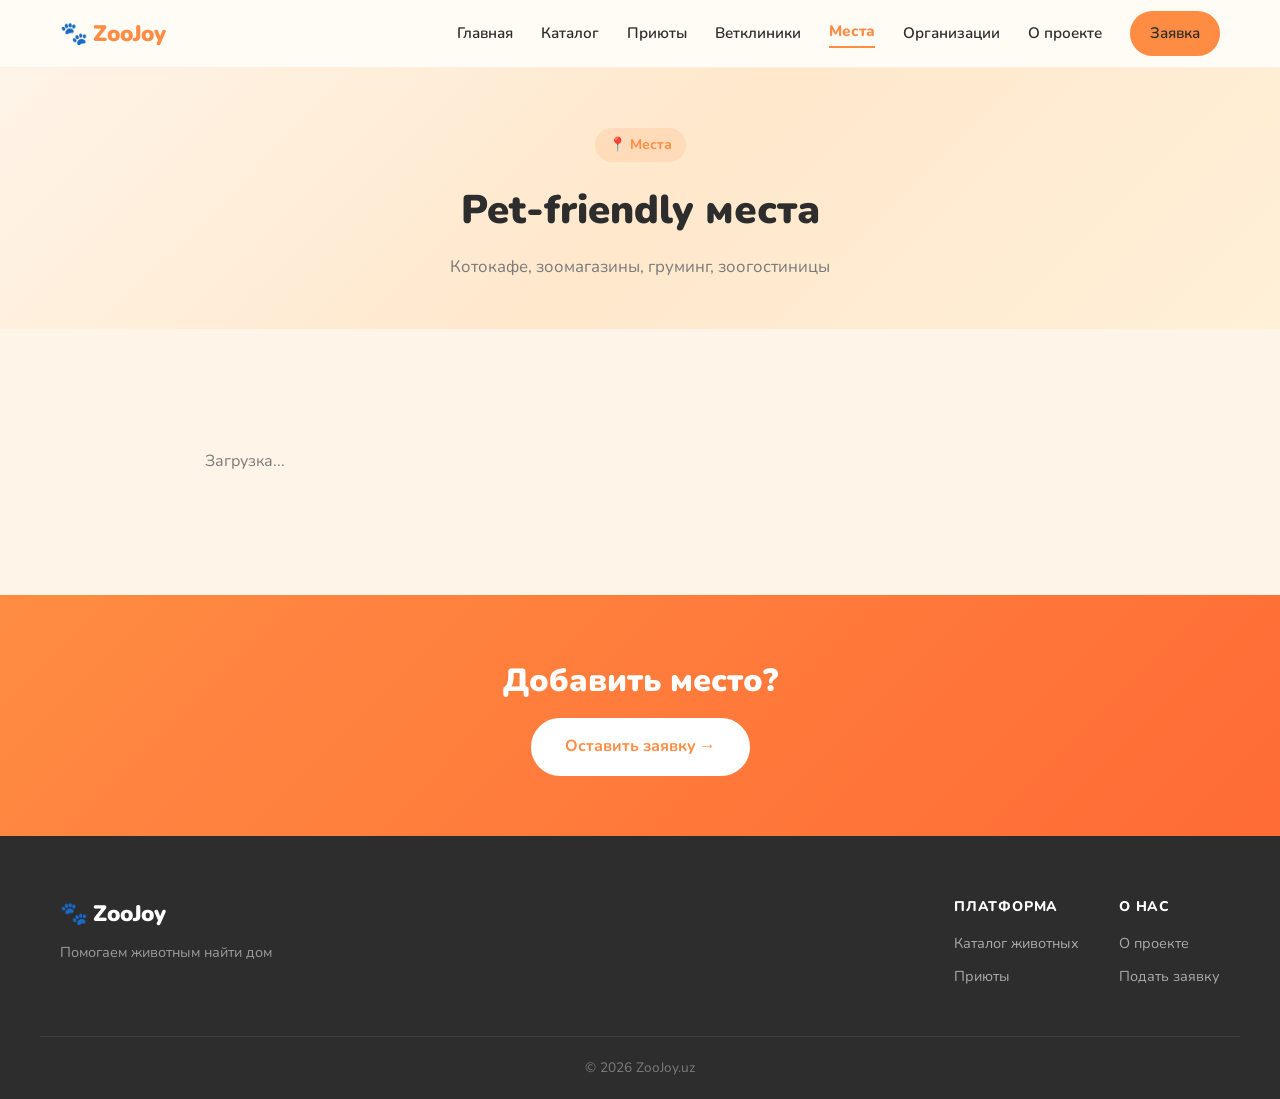
<file: places.html>
<!DOCTYPE html>
<html lang="ru">
<head>
  <meta charset="UTF-8"/>
  <meta name="viewport" content="width=device-width, initial-scale=1.0"/>
  <title>ZooJoy — Места</title>
  <link href="https://fonts.googleapis.com/css2?family=Nunito:wght@400;600;700;800;900&display=swap" rel="stylesheet"/>
  <link rel="stylesheet" href="/styles.css?v=2"/>
</head>
<body data-page="places">
<header class="header" id="header">
  <div class="container header__inner">
    <a href="/index.html" class="logo">🐾 ZooJoy</a>
    <nav class="nav" id="nav">
      <a href="/index.html" class="nav__link" data-target="home">Главная</a>
      <a href="/catalog.html" class="nav__link" data-target="catalog">Каталог</a>
      <a href="/shelters.html" class="nav__link" data-target="shelters">Приюты</a>
      <a href="/vets.html" class="nav__link" data-target="vets">Ветклиники</a>
      <a href="/places.html" class="nav__link" data-target="places">Места</a>
      <a href="/organizations.html" class="nav__link" data-target="organizations">Организации</a>
      <a href="/about.html" class="nav__link" data-target="about">О проекте</a>
      <a href="/apply.html" class="nav__link btn btn--primary btn--sm" data-target="apply">Заявка</a>
    </nav>
    <button class="hamburger" id="hamburger" aria-label="Меню"><span></span><span></span><span></span></button>
  </div>
</header>
  <section class="page-hero">
    <div class="container">
      <span class="page-hero__badge">📍 Места</span>
      <h1 class="page-hero__title fade-in">Pet-friendly места</h1>
      <p class="page-hero__subtitle fade-in">Котокафе, зоомагазины, груминг, зоогостиницы</p>
    </div>
  </section>
  <section class="section">
    <div class="container">
      <div class="shelters__grid" id="grid"><p id="loading" style="text-align:center;color:var(--muted);padding:40px">Загрузка...</p></div>
    </div>
  </section>
  <section class="cta-banner">
    <div class="container">
      <h2 class="cta-banner__title fade-in">Добавить место?</h2>
      <a href="/apply.html" class="btn btn--white btn--lg fade-in">Оставить заявку →</a>
    </div>
  </section>
<footer class="footer">
  <div class="container footer__inner">
    <div class="footer__brand">
      <a href="/index.html" class="logo logo--white">🐾 ZooJoy</a>
      <p class="footer__tagline">Помогаем животным найти дом</p>
    </div>
    <nav class="footer__nav">
      <div class="footer__col">
        <h4 class="footer__col-title">Платформа</h4>
        <a href="/catalog.html" class="footer__link">Каталог животных</a>
        <a href="/shelters.html" class="footer__link">Приюты</a>
      </div>
      <div class="footer__col">
        <h4 class="footer__col-title">О нас</h4>
        <a href="/about.html" class="footer__link">О проекте</a>
        <a href="/apply.html" class="footer__link">Подать заявку</a>
      </div>
    </nav>
  </div>
  <div class="footer__bottom"><p>© <span id="year"></span> ZooJoy.uz</p></div>
</footer>
<script src="/script.js?v=2"></script>

<script src="/api.js"></script>
<script>
function renderPlaceCard(p) {
  const icons = {'Котокафе':'☕','Зоомагазин':'🐾','Груминг-салон':'✂️','Зоогостиница / Pet-friendly отель':'🏨'};
  const icon = icons[p.type] || '🏪';
  const sm = p.social_media || {};
  const socials = [sm.telegram&&'<a href="'+sm.telegram+'" target="_blank">✈️ Telegram</a>',sm.instagram&&'<a href="'+sm.instagram+'" target="_blank">📸 Instagram</a>',sm.facebook&&'<a href="'+sm.facebook+'" target="_blank">🌐 Facebook</a>',p.website&&'<a href="'+p.website+'" target="_blank">🔗 Сайт</a>'].filter(Boolean).join('');
  const phone = Array.isArray(p.phone) ? p.phone[0] : p.phone;
  const feats = Array.isArray(p.features) && p.features.length
    ? '<div style="display:flex;flex-wrap:wrap;gap:4px;margin:6px 0">' + p.features.slice(0,5).map(x=>'<span style="font-size:.72rem;background:#f0faf5;color:#4CAF82;border:1px solid #c8eedd;padding:2px 8px;border-radius:12px;font-weight:600">'+x+'</span>').join('') + '</div>'
    : '';
  const pricing = p.pricing && p.pricing.first_hour ? '<p style="font-size:.85rem;color:var(--muted);margin:4px 0">💰 '+p.pricing.first_hour+' / 1ч</p>' : '';
  return '<div class="shelter-card"><div class="shelter-card__logo">'+icon+'</div><h3 class="shelter-card__name">'+p.name+'</h3><div class="shelter-card__meta"><span>🏷 '+(p.type||'')+'</span>'+(p.address||p.city?'<span>📍 '+(p.address||p.city)+'</span>':'')+(p.rating?'<span>⭐ '+p.rating+'</span>':'')+'</div><p style="font-size:.9rem;color:var(--muted);margin:8px 0;line-height:1.6">'+(p.description||'')+'</p>'+pricing+feats+(phone?'<a href="tel:'+phone.replace(/\s/g,'')+'" class="btn btn--primary btn--sm shelter-card__btn">📞 Позвонить</a>':'')+(socials?'<div style="display:flex;gap:8px;flex-wrap:wrap;margin-top:8px;font-size:.85rem">'+socials+'</div>':'')+'</div>';
}

sbFetch('places', 'status=eq.active&order=name')
  .then(function(data) {
    document.getElementById('loading')?.remove();
    if (!data || !data.length) { document.getElementById('grid').innerHTML = '<p style="text-align:center;color:var(--muted);padding:40px">Ничего не найдено</p>'; return; }
    document.getElementById('grid').innerHTML = data.map(renderPlaceCard).join('');
    if (typeof initFadeIn === 'function') initFadeIn();
  })
  .catch(function(e) { console.warn('places fetch failed', e); });
</script>
</body>
</html>
</file>
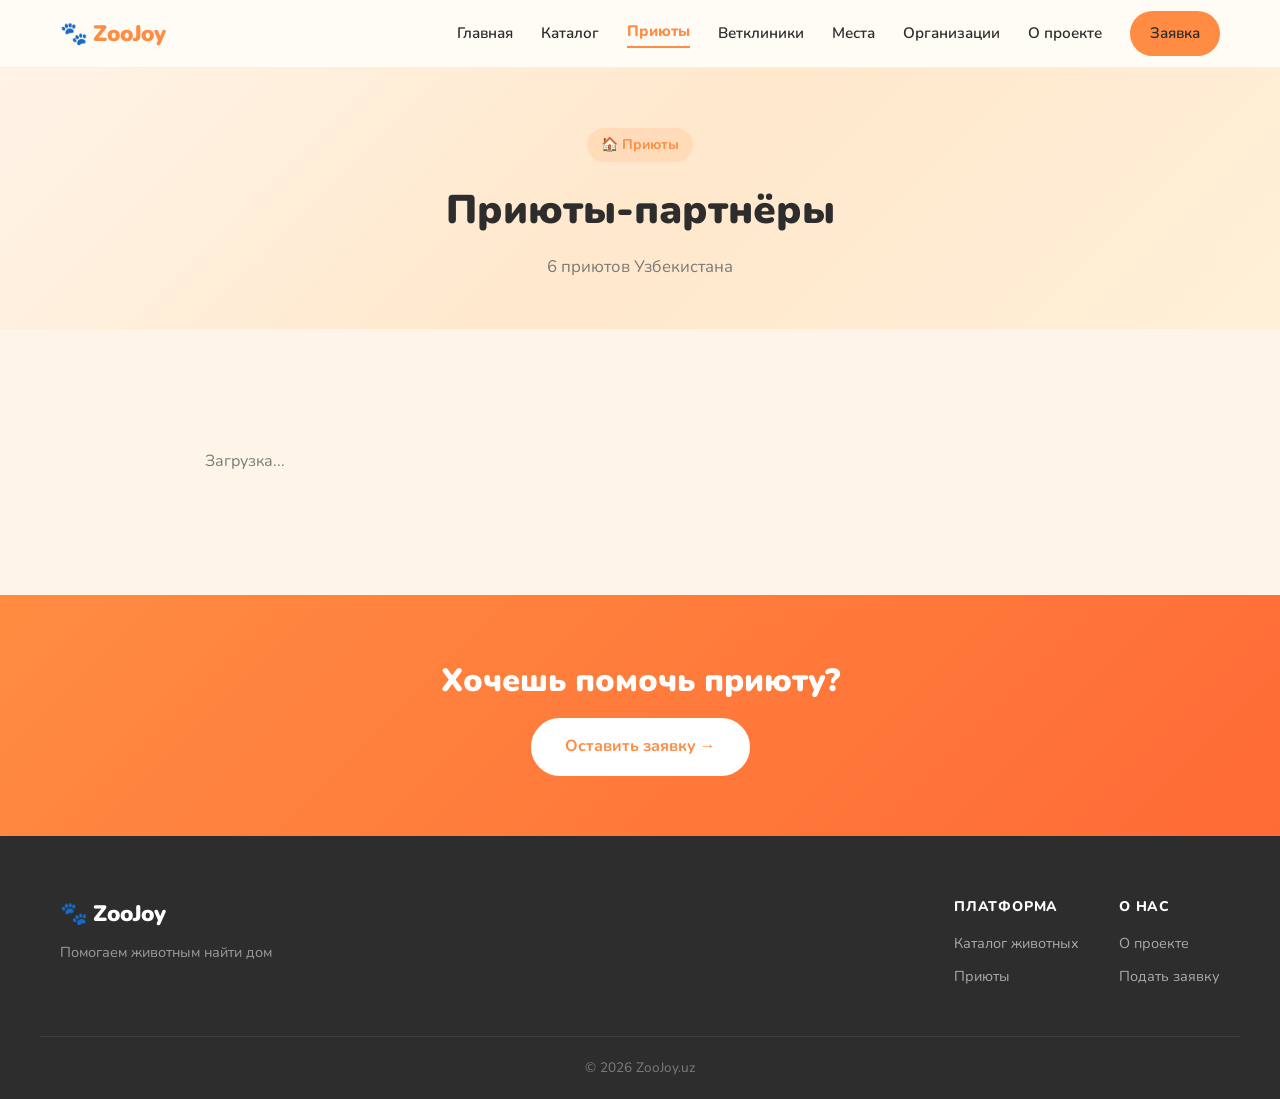
<file: shelters.html>
<!DOCTYPE html>
<html lang="ru">
<head>
  <meta charset="UTF-8"/>
  <meta name="viewport" content="width=device-width, initial-scale=1.0"/>
  <title>ZooJoy — Приюты</title>
  <link href="https://fonts.googleapis.com/css2?family=Nunito:wght@400;600;700;800;900&display=swap" rel="stylesheet"/>
  <link rel="stylesheet" href="/styles.css?v=2"/>
</head>
<body data-page="shelters">
<header class="header" id="header">
  <div class="container header__inner">
    <a href="/index.html" class="logo">🐾 ZooJoy</a>
    <nav class="nav" id="nav">
      <a href="/index.html" class="nav__link" data-target="home">Главная</a>
      <a href="/catalog.html" class="nav__link" data-target="catalog">Каталог</a>
      <a href="/shelters.html" class="nav__link" data-target="shelters">Приюты</a>
      <a href="/vets.html" class="nav__link" data-target="vets">Ветклиники</a>
      <a href="/places.html" class="nav__link" data-target="places">Места</a>
      <a href="/organizations.html" class="nav__link" data-target="organizations">Организации</a>
      <a href="/about.html" class="nav__link" data-target="about">О проекте</a>
      <a href="/apply.html" class="nav__link btn btn--primary btn--sm" data-target="apply">Заявка</a>
    </nav>
    <button class="hamburger" id="hamburger" aria-label="Меню"><span></span><span></span><span></span></button>
  </div>
</header>
  <section class="page-hero">
    <div class="container">
      <span class="page-hero__badge">🏠 Приюты</span>
      <h1 class="page-hero__title fade-in">Приюты-партнёры</h1>
      <p class="page-hero__subtitle fade-in">6 приютов Узбекистана</p>
    </div>
  </section>
  <section class="section">
    <div class="container">
      <div class="shelters__grid" id="grid"><p id="loading" style="text-align:center;color:var(--muted);padding:40px">Загрузка...</p></div>
    </div>
  </section>
  <section class="cta-banner">
    <div class="container">
      <h2 class="cta-banner__title fade-in">Хочешь помочь приюту?</h2>
      <a href="/apply.html" class="btn btn--white btn--lg fade-in">Оставить заявку →</a>
    </div>
  </section>
<footer class="footer">
  <div class="container footer__inner">
    <div class="footer__brand">
      <a href="/index.html" class="logo logo--white">🐾 ZooJoy</a>
      <p class="footer__tagline">Помогаем животным найти дом</p>
    </div>
    <nav class="footer__nav">
      <div class="footer__col">
        <h4 class="footer__col-title">Платформа</h4>
        <a href="/catalog.html" class="footer__link">Каталог животных</a>
        <a href="/shelters.html" class="footer__link">Приюты</a>
      </div>
      <div class="footer__col">
        <h4 class="footer__col-title">О нас</h4>
        <a href="/about.html" class="footer__link">О проекте</a>
        <a href="/apply.html" class="footer__link">Подать заявку</a>
      </div>
    </nav>
  </div>
  <div class="footer__bottom"><p>© <span id="year"></span> ZooJoy.uz</p></div>
</footer>
<script src="/script.js?v=2"></script>

<script src="/api.js"></script>
<script>
function renderShelterCard(s) {
  const emoji = (s.animal_type||'').toLowerCase().includes('кош') ? '🐱' : '🐶';
  const sm = s.social_media || {};
  const socials = [sm.telegram&&'<a href="'+sm.telegram+'" target="_blank">✈️ Telegram</a>',sm.instagram&&'<a href="'+sm.instagram+'" target="_blank">📸 Instagram</a>',sm.facebook&&'<a href="'+sm.facebook+'" target="_blank">🌐 Facebook</a>',s.website&&'<a href="'+s.website+'" target="_blank">🔗 Сайт</a>'].filter(Boolean).join('');
  const phone = Array.isArray(s.phone) ? s.phone[0] : s.phone;
  const services = Array.isArray(s.services) && s.services.length
    ? '<div style="display:flex;flex-wrap:wrap;gap:4px;margin:6px 0">' + s.services.slice(0,4).map(x=>'<span style="font-size:.72rem;background:#f0faf5;color:#4CAF82;border:1px solid #c8eedd;padding:2px 8px;border-radius:12px;font-weight:600">'+x+'</span>').join('') + '</div>'
    : '';
  return '<div class="shelter-card"><div class="shelter-card__logo">'+emoji+'</div><h3 class="shelter-card__name">'+s.name+'</h3><div class="shelter-card__meta">'+(s.city?'<span>📍 '+s.city+'</span>':'')+(s.animal_type?'<span>'+emoji+' '+s.animal_type+'</span>':'')+(s.capacity?'<span>🏠 '+s.capacity+'</span>':'')+(s.rating?'<span>⭐ '+s.rating+'</span>':'')+'</div><p style="font-size:.9rem;color:var(--muted);margin:8px 0;line-height:1.6">'+(s.description||'')+'</p>'+services+(phone?'<a href="tel:'+phone.replace(/\s/g,'')+'" class="btn btn--primary btn--sm shelter-card__btn">📞 Позвонить</a>':'')+(socials?'<div style="display:flex;gap:8px;flex-wrap:wrap;margin-top:8px;font-size:.85rem">'+socials+'</div>':'')+'</div>';
}

sbFetch('shelters', 'status=eq.active&order=name')
  .then(function(data) {
    document.getElementById('loading')?.remove();
    if (!data || !data.length) { document.getElementById('grid').innerHTML = '<p style="text-align:center;color:var(--muted);padding:40px">Ничего не найдено</p>'; return; }
    document.getElementById('grid').innerHTML = data.map(renderShelterCard).join('');
    if (typeof initFadeIn === 'function') initFadeIn();
  })
  .catch(function(e) { console.warn('shelters fetch failed', e); });
</script>
</body>
</html>
</file>
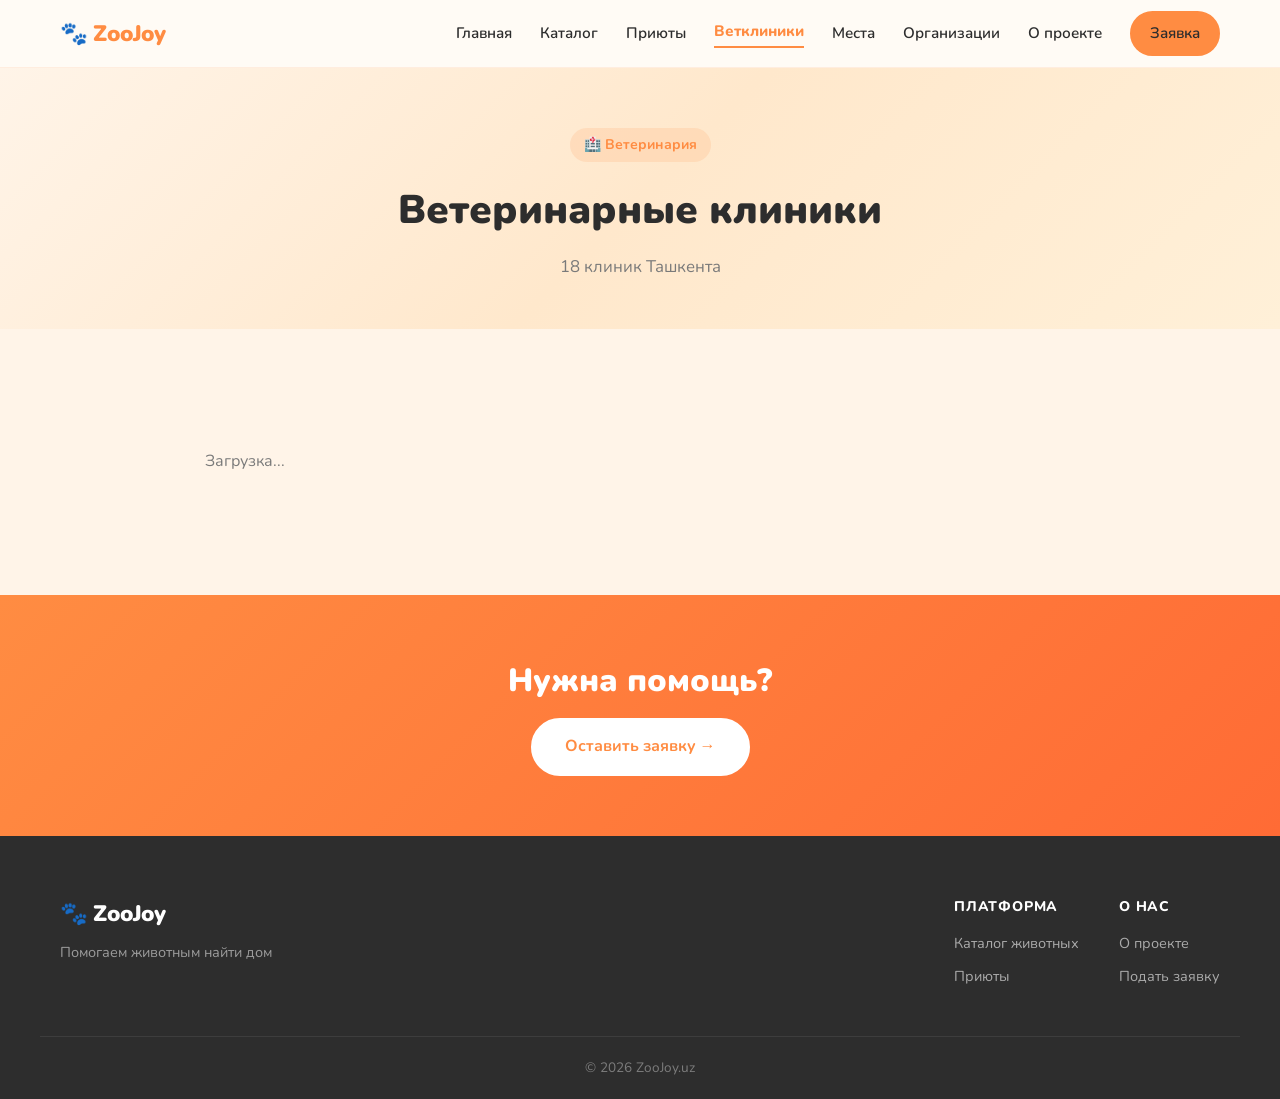
<file: vets.html>
<!DOCTYPE html>
<html lang="ru">
<head>
  <meta charset="UTF-8"/>
  <meta name="viewport" content="width=device-width, initial-scale=1.0"/>
  <title>ZooJoy — Ветклиники</title>
  <link href="https://fonts.googleapis.com/css2?family=Nunito:wght@400;600;700;800;900&display=swap" rel="stylesheet"/>
  <link rel="stylesheet" href="/styles.css?v=2"/>
</head>
<body data-page="vets">
<header class="header" id="header">
  <div class="container header__inner">
    <a href="/index.html" class="logo">🐾 ZooJoy</a>
    <nav class="nav" id="nav">
      <a href="/index.html" class="nav__link" data-target="home">Главная</a>
      <a href="/catalog.html" class="nav__link" data-target="catalog">Каталог</a>
      <a href="/shelters.html" class="nav__link" data-target="shelters">Приюты</a>
      <a href="/vets.html" class="nav__link" data-target="vets">Ветклиники</a>
      <a href="/places.html" class="nav__link" data-target="places">Места</a>
      <a href="/organizations.html" class="nav__link" data-target="organizations">Организации</a>
      <a href="/about.html" class="nav__link" data-target="about">О проекте</a>
      <a href="/apply.html" class="nav__link btn btn--primary btn--sm" data-target="apply">Заявка</a>
    </nav>
    <button class="hamburger" id="hamburger" aria-label="Меню"><span></span><span></span><span></span></button>
  </div>
</header>
  <section class="page-hero">
    <div class="container">
      <span class="page-hero__badge">🏥 Ветеринария</span>
      <h1 class="page-hero__title fade-in">Ветеринарные клиники</h1>
      <p class="page-hero__subtitle fade-in">18 клиник Ташкента</p>
    </div>
  </section>
  <section class="section">
    <div class="container">
      <div class="shelters__grid" id="grid"><p id="loading" style="text-align:center;color:var(--muted);padding:40px">Загрузка...</p></div>
    </div>
  </section>
  <section class="cta-banner">
    <div class="container">
      <h2 class="cta-banner__title fade-in">Нужна помощь?</h2>
      <a href="/apply.html" class="btn btn--white btn--lg fade-in">Оставить заявку →</a>
    </div>
  </section>
<footer class="footer">
  <div class="container footer__inner">
    <div class="footer__brand">
      <a href="/index.html" class="logo logo--white">🐾 ZooJoy</a>
      <p class="footer__tagline">Помогаем животным найти дом</p>
    </div>
    <nav class="footer__nav">
      <div class="footer__col">
        <h4 class="footer__col-title">Платформа</h4>
        <a href="/catalog.html" class="footer__link">Каталог животных</a>
        <a href="/shelters.html" class="footer__link">Приюты</a>
      </div>
      <div class="footer__col">
        <h4 class="footer__col-title">О нас</h4>
        <a href="/about.html" class="footer__link">О проекте</a>
        <a href="/apply.html" class="footer__link">Подать заявку</a>
      </div>
    </nav>
  </div>
  <div class="footer__bottom"><p>© <span id="year"></span> ZooJoy.uz</p></div>
</footer>
<script src="/script.js?v=2"></script>

<script src="/api.js"></script>
<script>
function renderVetCard(v) {
  const badge24h = v.is_24h ? '<span style="background:#FF8C42;color:#fff;font-size:.7rem;padding:2px 8px;border-radius:20px;font-weight:800;margin-left:4px">24/7</span>' : '';
  const addr = v.address || v.city || '';
  const phones = Array.isArray(v.phone) && v.phone.length
    ? v.phone.map(p => '<a href="tel:' + p.replace(/\s/g,'') + '" style="color:var(--primary)">' + p + '</a>').join(', ')
    : '';
  const services = Array.isArray(v.services) && v.services.length
    ? '<div style="display:flex;flex-wrap:wrap;gap:4px;margin:6px 0">' + v.services.slice(0,5).map(s=>'<span style="font-size:.72rem;background:#f0faf5;color:#4CAF82;border:1px solid #c8eedd;padding:2px 8px;border-radius:12px;font-weight:600">' + s + '</span>').join('') + '</div>'
    : '';
  const sm = v.social_media || {};
  const socials = [sm.telegram&&'<a href="'+sm.telegram+'" target="_blank">✈️ Telegram</a>',sm.instagram&&'<a href="'+sm.instagram+'" target="_blank">📸 Instagram</a>',sm.facebook&&'<a href="'+sm.facebook+'" target="_blank">🌐 Facebook</a>',v.website&&'<a href="'+v.website+'" target="_blank">🔗 Сайт</a>'].filter(Boolean).join('');
  return '<div class="shelter-card"><div class="shelter-card__logo">🏥</div><h3 class="shelter-card__name">' + v.name + badge24h + '</h3><div class="shelter-card__meta">' + (addr?'<span>📍 '+addr+'</span>':'') + (v.district?'<span>🏙 '+v.district+'</span>':'') + (v.rating?'<span>⭐ '+v.rating+'</span>':'') + '</div><p style="font-size:.9rem;color:var(--muted);margin:8px 0;line-height:1.6">' + (v.description||'') + '</p>' + services + (phones?'<p style="margin:6px 0;font-size:.9rem">📞 '+phones+'</p>':'') + (socials?'<div style="display:flex;gap:8px;flex-wrap:wrap;margin-top:8px;font-size:.85rem">'+socials+'</div>':'') + '</div>';
}

sbFetch('vets', 'status=eq.active&order=name')
  .then(function(data) {
    document.getElementById('loading')?.remove();
    if (!data || !data.length) { document.getElementById('grid').innerHTML = '<p style="text-align:center;color:var(--muted);padding:40px">Ничего не найдено</p>'; return; }
    document.getElementById('grid').innerHTML = data.map(renderVetCard).join('');
    if (typeof initFadeIn === 'function') initFadeIn();
  })
  .catch(function(e) { console.warn('vets fetch failed', e); });
</script>
</body>
</html>
</file>
<file: styles.css>
/* ============================================================
   ZooJoy — styles.css
   Palette: #FF8C42 orange | #4CAF82 green | #FFFBF5 bg | #2D2D2D text
   ============================================================ */

@import url('https://fonts.googleapis.com/css2?family=Nunito:wght@400;600;700;800;900&display=swap');

/* ─── Variables ─── */
:root {
  --primary:    #FF8C42;
  --primary-dk: #e07530;
  --secondary:  #4CAF82;
  --bg:         #FFFBF5;
  --bg-alt:     #FFF4E8;
  --text:       #2D2D2D;
  --muted:      #7A7A7A;
  --white:      #FFFFFF;
  --danger:     #E05252;
  --shadow:     0 4px 24px rgba(0,0,0,0.08);
  --shadow-lg:  0 8px 40px rgba(0,0,0,0.12);
  --radius:     16px;
  --radius-sm:  8px;
  --header-h:   68px;
}

/* ─── Reset & Base ─── */
*, *::before, *::after { box-sizing: border-box; margin: 0; padding: 0; }

html { scroll-behavior: smooth; font-size: 16px; }

body {
  font-family: 'Nunito', sans-serif;
  background: var(--bg);
  color: var(--text);
  line-height: 1.6;
  overflow-x: hidden;
}

a { text-decoration: none; color: inherit; }
img { max-width: 100%; display: block; }
ul { list-style: none; }

/* ─── Container ─── */
.container {
  width: 100%;
  max-width: 1200px;
  margin: 0 auto;
  padding: 0 20px;
}

/* ─── Buttons ─── */
.btn {
  display: inline-flex;
  align-items: center;
  justify-content: center;
  gap: 6px;
  font-family: 'Nunito', sans-serif;
  font-weight: 700;
  border-radius: 50px;
  cursor: pointer;
  border: 2px solid transparent;
  transition: all 0.22s ease;
  white-space: nowrap;
}
.btn--primary {
  background: var(--primary);
  color: var(--white);
  border-color: var(--primary);
}
.btn--primary:hover { background: var(--primary-dk); border-color: var(--primary-dk); transform: translateY(-2px); box-shadow: 0 6px 20px rgba(255,140,66,0.35); }
.btn--ghost {
  background: transparent;
  color: var(--primary);
  border-color: var(--primary);
}
.btn--ghost:hover { background: var(--primary); color: var(--white); transform: translateY(-2px); }
.btn--lg  { padding: 14px 32px; font-size: 1rem; }
.btn--sm  { padding: 8px 18px; font-size: 0.875rem; }
.btn--full { width: 100%; }

/* ─── Section common ─── */
.section { padding: 80px 0; }

.section__title {
  font-size: 2rem;
  font-weight: 900;
  text-align: center;
  margin-bottom: 12px;
  line-height: 1.2;
}
.section__title--left { text-align: left; }
.section__subtitle {
  text-align: center;
  color: var(--muted);
  font-size: 1.05rem;
  margin-bottom: 48px;
}
.section__more { text-align: center; margin-top: 40px; }

/* ─── Animations ─── */
.fade-in {
  opacity: 0;
  transform: translateY(24px);
  transition: opacity 0.6s ease, transform 0.6s ease;
}
.fade-in--delay { transition-delay: 0.15s; }
.fade-in.visible {
  opacity: 1;
  transform: translateY(0);
}

/* ─── Header ─── */
.header {
  position: sticky;
  top: 0;
  z-index: 100;
  background: rgba(255,251,245,0.92);
  backdrop-filter: blur(10px);
  border-bottom: 1px solid rgba(255,140,66,0.12);
  height: var(--header-h);
}
.header__inner {
  display: flex;
  align-items: center;
  justify-content: space-between;
  height: 100%;
}
.logo {
  font-size: 1.4rem;
  font-weight: 900;
  color: var(--primary);
  letter-spacing: -0.3px;
}
.logo--white { color: var(--white); }

.nav {
  display: flex;
  align-items: center;
  gap: 28px;
}
.nav__link {
  font-weight: 600;
  font-size: 0.95rem;
  color: var(--text);
  transition: color 0.2s;
}
.nav__link:hover { color: var(--primary); }

/* hamburger */
.hamburger {
  display: none;
  flex-direction: column;
  gap: 5px;
  background: none;
  border: none;
  cursor: pointer;
  padding: 4px;
}
.hamburger span {
  display: block;
  width: 24px;
  height: 2px;
  background: var(--text);
  border-radius: 2px;
  transition: all 0.25s;
}
.hamburger.open span:nth-child(1) { transform: translateY(7px) rotate(45deg); }
.hamburger.open span:nth-child(2) { opacity: 0; }
.hamburger.open span:nth-child(3) { transform: translateY(-7px) rotate(-45deg); }

/* ─── Hero ─── */
.hero {
  background: linear-gradient(135deg, #FFF4E8 0%, #FFE8CC 50%, #FFF0D8 100%);
  padding: 100px 0 80px;
  overflow: hidden;
}
.hero__inner {
  display: flex;
  align-items: center;
  justify-content: space-between;
  gap: 40px;
}
.hero__content { max-width: 580px; }

.hero__badge {
  display: inline-block;
  background: rgba(255,140,66,0.15);
  color: var(--primary);
  font-weight: 700;
  font-size: 0.875rem;
  padding: 6px 14px;
  border-radius: 50px;
  margin-bottom: 20px;
}
.hero__title {
  font-size: clamp(2rem, 5vw, 3rem);
  font-weight: 900;
  line-height: 1.15;
  margin-bottom: 20px;
  color: var(--text);
}
.hero__subtitle {
  font-size: 1.1rem;
  color: var(--muted);
  margin-bottom: 36px;
  line-height: 1.7;
}
.hero__actions { display: flex; gap: 16px; flex-wrap: wrap; }

.hero__illustration {
  flex-shrink: 0;
  display: flex;
  align-items: center;
  justify-content: center;
}
.hero__paw {
  font-size: 8rem;
  animation: float 3s ease-in-out infinite;
  filter: drop-shadow(0 8px 24px rgba(255,140,66,0.25));
}
@keyframes float {
  0%, 100% { transform: translateY(0); }
  50% { transform: translateY(-14px); }
}

/* ─── How It Works ─── */
.how-it-works { background: var(--white); }
.steps {
  display: flex;
  align-items: flex-start;
  justify-content: center;
  gap: 16px;
  flex-wrap: wrap;
}
.step {
  flex: 1;
  min-width: 220px;
  max-width: 280px;
  text-align: center;
  padding: 32px 24px;
  background: var(--bg);
  border-radius: var(--radius);
  transition: box-shadow 0.2s, transform 0.2s;
}
.step:hover { box-shadow: var(--shadow); transform: translateY(-4px); }
.step__icon { font-size: 2.5rem; margin-bottom: 16px; }
.step__title { font-size: 1.15rem; font-weight: 800; margin-bottom: 10px; }
.step__text { font-size: 0.9rem; color: var(--muted); line-height: 1.6; }
.step__arrow {
  font-size: 1.5rem;
  color: var(--primary);
  opacity: 0.5;
  align-self: center;
  flex-shrink: 0;
}

/* ─── Stats ─── */
.stats {
  background: linear-gradient(135deg, var(--primary) 0%, #FF6B35 100%);
  padding: 60px 0;
}
.stats__grid {
  display: grid;
  grid-template-columns: repeat(4, 1fr);
  gap: 24px;
  text-align: center;
}
.stat {}
.stat__number {
  display: block;
  font-size: clamp(2.2rem, 5vw, 3rem);
  font-weight: 900;
  color: var(--white);
  line-height: 1;
}
.stat__plus { font-size: 2rem; font-weight: 900; color: rgba(255,255,255,0.7); }
.stat__label {
  font-size: 0.95rem;
  color: rgba(255,255,255,0.85);
  margin-top: 8px;
  font-weight: 600;
}

/* ─── Animal Cards ─── */
.animals { background: var(--bg); }
.animals__grid {
  display: grid;
  grid-template-columns: repeat(auto-fill, minmax(260px, 1fr));
  gap: 24px;
}
.animal-card {
  background: var(--white);
  border-radius: var(--radius);
  overflow: hidden;
  box-shadow: var(--shadow);
  transition: box-shadow 0.25s, transform 0.25s;
}
.animal-card:hover { box-shadow: var(--shadow-lg); transform: translateY(-6px); }

.animal-card__photo {
  position: relative;
  height: 180px;
  background: linear-gradient(135deg, #FFF4E8, #FFE0B2);
  display: flex;
  align-items: center;
  justify-content: center;
}
.animal-card__photo--urgent {
  background: linear-gradient(135deg, #FFF0F0, #FFCDD2);
}
.animal-card__emoji { font-size: 4rem; }

.badge {
  position: absolute;
  top: 12px;
  left: 12px;
  font-size: 0.75rem;
  font-weight: 800;
  padding: 4px 10px;
  border-radius: 50px;
}
.badge--green { background: var(--secondary); color: var(--white); }
.badge--red   { background: var(--danger); color: var(--white); }

.animal-card__body { padding: 20px; }
.animal-card__name { font-size: 1.15rem; font-weight: 800; margin-bottom: 10px; }
.animal-card__meta {
  display: flex;
  flex-wrap: wrap;
  gap: 8px;
  margin-bottom: 10px;
}
.animal-card__meta span {
  font-size: 0.8rem;
  color: var(--muted);
  background: var(--bg);
  padding: 3px 8px;
  border-radius: 50px;
}
.animal-card__shelter {
  font-size: 0.85rem;
  color: var(--muted);
  margin-bottom: 16px;
}

/* ─── Shelters ─── */
.shelters { background: var(--white); }
.shelters__scroll {
  display: flex;
  flex-wrap: wrap;
  gap: 16px;
  justify-content: center;
}
.shelter-chip {
  display: inline-flex;
  align-items: center;
  gap: 8px;
  background: var(--bg-alt);
  border: 2px solid rgba(255,140,66,0.2);
  border-radius: 50px;
  padding: 12px 24px;
  font-weight: 700;
  font-size: 0.95rem;
  transition: all 0.2s;
  cursor: default;
}
.shelter-chip:hover {
  background: var(--primary);
  color: var(--white);
  border-color: var(--primary);
  transform: translateY(-2px);
  box-shadow: 0 4px 16px rgba(255,140,66,0.3);
}

/* ─── Community ─── */
.community { background: var(--bg-alt); }
.community__grid {
  display: grid;
  grid-template-columns: repeat(auto-fill, minmax(280px, 1fr));
  gap: 24px;
}
.community-card {
  background: var(--white);
  border-radius: var(--radius);
  padding: 36px 28px;
  text-align: center;
  box-shadow: var(--shadow);
  transition: transform 0.25s, box-shadow 0.25s;
}
.community-card:hover { transform: translateY(-6px); box-shadow: var(--shadow-lg); }
.community-card__icon { font-size: 2.8rem; margin-bottom: 16px; }
.community-card__title { font-size: 1.2rem; font-weight: 800; margin-bottom: 12px; }
.community-card__text { font-size: 0.9rem; color: var(--muted); line-height: 1.65; margin-bottom: 24px; }

/* ─── About ─── */
.about { background: var(--white); }
.about__inner {
  display: flex;
  align-items: center;
  gap: 60px;
}
.about__content { flex: 1; }
.about__text { color: var(--muted); line-height: 1.8; margin-bottom: 20px; font-size: 1.02rem; }
.about__visual { flex-shrink: 0; }
.about__emoji-grid {
  display: grid;
  grid-template-columns: repeat(3, 1fr);
  gap: 16px;
  font-size: 2.5rem;
  text-align: center;
}
.about__emoji-grid span {
  display: flex;
  align-items: center;
  justify-content: center;
  width: 64px;
  height: 64px;
  background: var(--bg-alt);
  border-radius: var(--radius-sm);
  transition: transform 0.2s;
}
.about__emoji-grid span:hover { transform: scale(1.15); }

/* ─── Apply / CTA ─── */
.apply { background: linear-gradient(135deg, #FFF4E8, #FFE8CC); }
.apply__box {
  max-width: 520px;
  margin: 0 auto;
  text-align: center;
}
.apply__title { font-size: 1.9rem; font-weight: 900; margin-bottom: 12px; }
.apply__subtitle { color: var(--muted); margin-bottom: 32px; }
.apply__form { display: flex; flex-direction: column; gap: 14px; }
.apply__input {
  width: 100%;
  padding: 14px 20px;
  border: 2px solid rgba(255,140,66,0.25);
  border-radius: 50px;
  font-family: 'Nunito', sans-serif;
  font-size: 1rem;
  background: var(--white);
  outline: none;
  transition: border-color 0.2s;
}
.apply__input:focus { border-color: var(--primary); }
.apply__input::placeholder { color: #BDBDBD; }

/* ─── Footer ─── */
.footer {
  background: #2D2D2D;
  color: rgba(255,255,255,0.75);
  padding: 60px 0 0;
}
.footer__inner {
  display: flex;
  gap: 48px;
  flex-wrap: wrap;
  padding-bottom: 48px;
  border-bottom: 1px solid rgba(255,255,255,0.08);
}
.footer__brand { flex: 1; min-width: 200px; }
.footer__tagline { font-size: 0.9rem; margin-top: 10px; margin-bottom: 20px; opacity: 0.7; }
.footer__social { display: flex; gap: 12px; flex-wrap: wrap; }
.social-link {
  display: inline-block;
  padding: 7px 16px;
  border: 1px solid rgba(255,255,255,0.2);
  border-radius: 50px;
  font-size: 0.85rem;
  font-weight: 600;
  color: rgba(255,255,255,0.8);
  transition: all 0.2s;
}
.social-link:hover { background: var(--primary); border-color: var(--primary); color: var(--white); }

.footer__nav { display: flex; gap: 40px; flex-wrap: wrap; }
.footer__col { display: flex; flex-direction: column; gap: 10px; }
.footer__col-title {
  font-size: 0.875rem;
  font-weight: 800;
  color: var(--white);
  text-transform: uppercase;
  letter-spacing: 0.8px;
  margin-bottom: 4px;
}
.footer__link { font-size: 0.9rem; color: rgba(255,255,255,0.6); transition: color 0.2s; }
.footer__link:hover { color: var(--primary); }

.footer__bottom {
  text-align: center;
  padding: 20px;
  font-size: 0.85rem;
  opacity: 0.5;
}

/* ─── Responsive ─── */
@media (max-width: 1024px) {
  .stats__grid { grid-template-columns: repeat(2, 1fr); }
}

@media (max-width: 768px) {
  .nav {
    display: none;
    flex-direction: column;
    position: absolute;
    top: var(--header-h);
    left: 0;
    right: 0;
    background: var(--bg);
    padding: 20px;
    gap: 16px;
    border-bottom: 1px solid rgba(255,140,66,0.15);
    box-shadow: var(--shadow);
    z-index: 99;
  }
  .nav.open { display: flex; }
  .nav__link { font-size: 1rem; }
  .hamburger { display: flex; }

  .section { padding: 60px 0; }
  .section__title { font-size: 1.6rem; }

  .hero { padding: 70px 0 60px; }
  .hero__inner { flex-direction: column; text-align: center; }
  .hero__actions { justify-content: center; }
  .hero__paw { font-size: 5rem; }

  .steps { flex-direction: column; align-items: center; }
  .step { max-width: 100%; width: 100%; }
  .step__arrow { transform: rotate(90deg); }

  .stats__grid { grid-template-columns: repeat(2, 1fr); gap: 16px; }

  .about__inner { flex-direction: column; }
  .about__emoji-grid { font-size: 2rem; }

  .footer__inner { flex-direction: column; gap: 32px; }
}

@media (max-width: 480px) {
  .hero__title { font-size: 1.75rem; }
  .stats__grid { grid-template-columns: repeat(2, 1fr); }
  .animals__grid { grid-template-columns: 1fr; }
  .community__grid { grid-template-columns: 1fr; }
}

/* ============================================================
   ZooJoy — styles additions (multipage)
   ============================================================ */

/* ─── Active nav link ─── */
.nav__link.active {
  color: var(--primary);
  font-weight: 800;
}
.nav__link.active:not(.btn) {
  border-bottom: 2px solid var(--primary);
  padding-bottom: 2px;
}

/* ─── Hidden utility ─── */
.hidden { display: none !important; }

/* ─── Filter chips ─── */
.filter-chips {
  display: flex;
  flex-wrap: wrap;
  gap: 10px;
  margin-bottom: 32px;
}
.filter-chip {
  display: inline-flex;
  align-items: center;
  gap: 6px;
  background: var(--white);
  border: 2px solid rgba(255,140,66,0.25);
  border-radius: 50px;
  padding: 8px 18px;
  font-family: 'Nunito', sans-serif;
  font-weight: 700;
  font-size: 0.875rem;
  cursor: pointer;
  transition: all 0.2s;
  color: var(--text);
}
.filter-chip:hover {
  border-color: var(--primary);
  color: var(--primary);
}
.filter-chip.active {
  background: var(--primary);
  border-color: var(--primary);
  color: var(--white);
}

/* ─── Catalog page filters ─── */
.catalog-filters {
  background: var(--white);
  border-radius: var(--radius);
  padding: 24px 28px;
  margin-bottom: 40px;
  box-shadow: var(--shadow);
}
.catalog-filters__row {
  display: flex;
  flex-wrap: wrap;
  gap: 16px;
  align-items: center;
  margin-bottom: 16px;
}
.catalog-filters__row:last-child { margin-bottom: 0; }
.catalog-filters__label {
  font-size: 0.875rem;
  font-weight: 800;
  color: var(--muted);
  min-width: 80px;
  text-transform: uppercase;
  letter-spacing: 0.5px;
}

/* ─── No results ─── */
.no-results {
  text-align: center;
  padding: 60px 20px;
  color: var(--muted);
  font-size: 1.1rem;
  font-weight: 600;
}

/* ─── Catalog pagination stub ─── */
.pagination {
  display: flex;
  justify-content: center;
  align-items: center;
  gap: 12px;
  margin-top: 48px;
}
.pagination__btn {
  background: var(--white);
  border: 2px solid rgba(255,140,66,0.25);
  border-radius: 50px;
  padding: 10px 24px;
  font-family: 'Nunito', sans-serif;
  font-weight: 700;
  font-size: 0.9rem;
  color: var(--muted);
  cursor: not-allowed;
  opacity: 0.5;
}
.pagination__info {
  font-size: 0.9rem;
  color: var(--muted);
  font-weight: 600;
}

/* ─── Shelter cards (full card, not just chip) ─── */
.shelter-card {
  background: var(--white);
  border-radius: var(--radius);
  padding: 28px 24px;
  box-shadow: var(--shadow);
  transition: box-shadow 0.25s, transform 0.25s;
  display: flex;
  flex-direction: column;
  gap: 12px;
}
.shelter-card:hover { box-shadow: var(--shadow-lg); transform: translateY(-4px); }
.shelter-card__logo {
  font-size: 2.5rem;
  margin-bottom: 4px;
}
.shelter-card__name {
  font-size: 1.15rem;
  font-weight: 800;
}
.shelter-card__meta {
  display: flex;
  flex-wrap: wrap;
  gap: 8px;
}
.shelter-card__meta span {
  font-size: 0.8rem;
  color: var(--muted);
  background: var(--bg);
  padding: 3px 10px;
  border-radius: 50px;
}
.shelter-card__btn {
  margin-top: auto;
}
.shelters__grid {
  display: grid;
  grid-template-columns: repeat(auto-fill, minmax(280px, 1fr));
  gap: 24px;
}

/* ─── About page ─── */
.values__grid {
  display: grid;
  grid-template-columns: repeat(auto-fill, minmax(260px, 1fr));
  gap: 24px;
  margin-bottom: 60px;
}
.value-card {
  background: var(--white);
  border-radius: var(--radius);
  padding: 32px 28px;
  text-align: center;
  box-shadow: var(--shadow);
  transition: transform 0.2s, box-shadow 0.2s;
}
.value-card:hover { transform: translateY(-4px); box-shadow: var(--shadow-lg); }
.value-card__icon { font-size: 2.5rem; margin-bottom: 14px; }
.value-card__title { font-size: 1.1rem; font-weight: 800; margin-bottom: 10px; }
.value-card__text { font-size: 0.9rem; color: var(--muted); line-height: 1.65; }

/* ─── Apply tabs ─── */
.apply-tabs-nav {
  display: flex;
  gap: 8px;
  margin-bottom: 32px;
  flex-wrap: wrap;
}
.apply-tab {
  display: inline-flex;
  align-items: center;
  gap: 8px;
  background: var(--white);
  border: 2px solid rgba(255,140,66,0.25);
  border-radius: 50px;
  padding: 12px 24px;
  font-family: 'Nunito', sans-serif;
  font-weight: 700;
  font-size: 0.95rem;
  cursor: pointer;
  transition: all 0.2s;
  color: var(--text);
}
.apply-tab:hover {
  border-color: var(--primary);
  color: var(--primary);
}
.apply-tab.active {
  background: var(--primary);
  border-color: var(--primary);
  color: var(--white);
}
.apply-form-block {
  background: var(--white);
  border-radius: var(--radius);
  padding: 36px 40px;
  box-shadow: var(--shadow);
  max-width: 600px;
}
.apply-form-block__title {
  font-size: 1.4rem;
  font-weight: 900;
  margin-bottom: 8px;
}
.apply-form-block__subtitle {
  color: var(--muted);
  font-size: 0.95rem;
  margin-bottom: 28px;
}
.apply-form {
  display: flex;
  flex-direction: column;
  gap: 14px;
}
.apply-form__input,
.apply-form__textarea {
  width: 100%;
  padding: 14px 20px;
  border: 2px solid rgba(255,140,66,0.25);
  border-radius: var(--radius-sm);
  font-family: 'Nunito', sans-serif;
  font-size: 1rem;
  background: var(--bg);
  outline: none;
  transition: border-color 0.2s;
  color: var(--text);
}
.apply-form__input:focus,
.apply-form__textarea:focus { border-color: var(--primary); }
.apply-form__input::placeholder,
.apply-form__textarea::placeholder { color: #BDBDBD; }
.apply-form__textarea {
  resize: vertical;
  min-height: 120px;
  border-radius: var(--radius-sm);
}

.apply-success {
  text-align: center;
  padding: 48px 32px;
  font-size: 1.1rem;
  font-weight: 700;
  color: var(--secondary);
}
.apply-success__icon { font-size: 3rem; display: block; margin-bottom: 16px; }

/* ─── Page hero (inner pages) ─── */
.page-hero {
  background: linear-gradient(135deg, #FFF4E8 0%, #FFE8CC 50%, #FFF0D8 100%);
  padding: 60px 0 48px;
  text-align: center;
}
.page-hero__badge {
  display: inline-block;
  background: rgba(255,140,66,0.15);
  color: var(--primary);
  font-weight: 700;
  font-size: 0.875rem;
  padding: 6px 14px;
  border-radius: 50px;
  margin-bottom: 16px;
}
.page-hero__title {
  font-size: clamp(1.75rem, 4vw, 2.5rem);
  font-weight: 900;
  margin-bottom: 12px;
}
.page-hero__subtitle {
  color: var(--muted);
  font-size: 1.05rem;
  max-width: 540px;
  margin: 0 auto;
}

/* ─── CTA banner ─── */
.cta-banner {
  background: linear-gradient(135deg, var(--primary) 0%, #FF6B35 100%);
  padding: 60px 0;
  text-align: center;
}
.cta-banner__title {
  font-size: 2rem;
  font-weight: 900;
  color: var(--white);
  margin-bottom: 12px;
}
.cta-banner__subtitle {
  color: rgba(255,255,255,0.85);
  font-size: 1.05rem;
  margin-bottom: 28px;
}
.btn--white {
  background: var(--white);
  color: var(--primary);
  border-color: var(--white);
}
.btn--white:hover {
  background: transparent;
  color: var(--white);
  border-color: var(--white);
}

/* ─── Responsive additions ─── */
@media (max-width: 768px) {
  .apply-form-block { padding: 24px 20px; }
  .catalog-filters { padding: 16px; }
  .apply-tabs-nav { gap: 6px; }
  .apply-tab { padding: 10px 16px; font-size: 0.875rem; }
}

@media (max-width: 480px) {
  .apply-form-block { padding: 20px 16px; }
  .shelters__grid { grid-template-columns: 1fr; }
  .values__grid { grid-template-columns: 1fr; }
  .page-hero { padding: 40px 0 32px; }
}

/* ─── MOBILE FIX v2 ─── */
@media (max-width: 640px) {
  .shelters__grid {
    grid-template-columns: 1fr !important;
  }
  .community__grid {
    grid-template-columns: 1fr !important;
  }
  .animals__grid {
    grid-template-columns: 1fr !important;
  }
  .catalog-filters__row {
    flex-direction: column;
    align-items: flex-start;
    gap: 10px;
  }
  .apply-tabs-nav {
    flex-direction: column;
  }
  .apply-tab {
    width: 100%;
    justify-content: center;
  }
  .apply-form-block {
    padding: 20px 16px !important;
    max-width: 100% !important;
  }
  .steps {
    flex-direction: column;
    align-items: stretch;
  }
  .step__arrow {
    display: none;
  }
  .hero__paw {
    font-size: 4rem;
  }
  .stats__grid {
    grid-template-columns: repeat(2, 1fr) !important;
  }
  .footer__inner {
    flex-direction: column;
    gap: 24px;
  }
}

/* Inline bg fix */
section.section { background: var(--bg); }
section.section:nth-of-type(even) { background: var(--bg-alt); }

.section--alt { background: var(--bg-alt) !important; }
.section--bg  { background: var(--bg) !important; }
</file>
